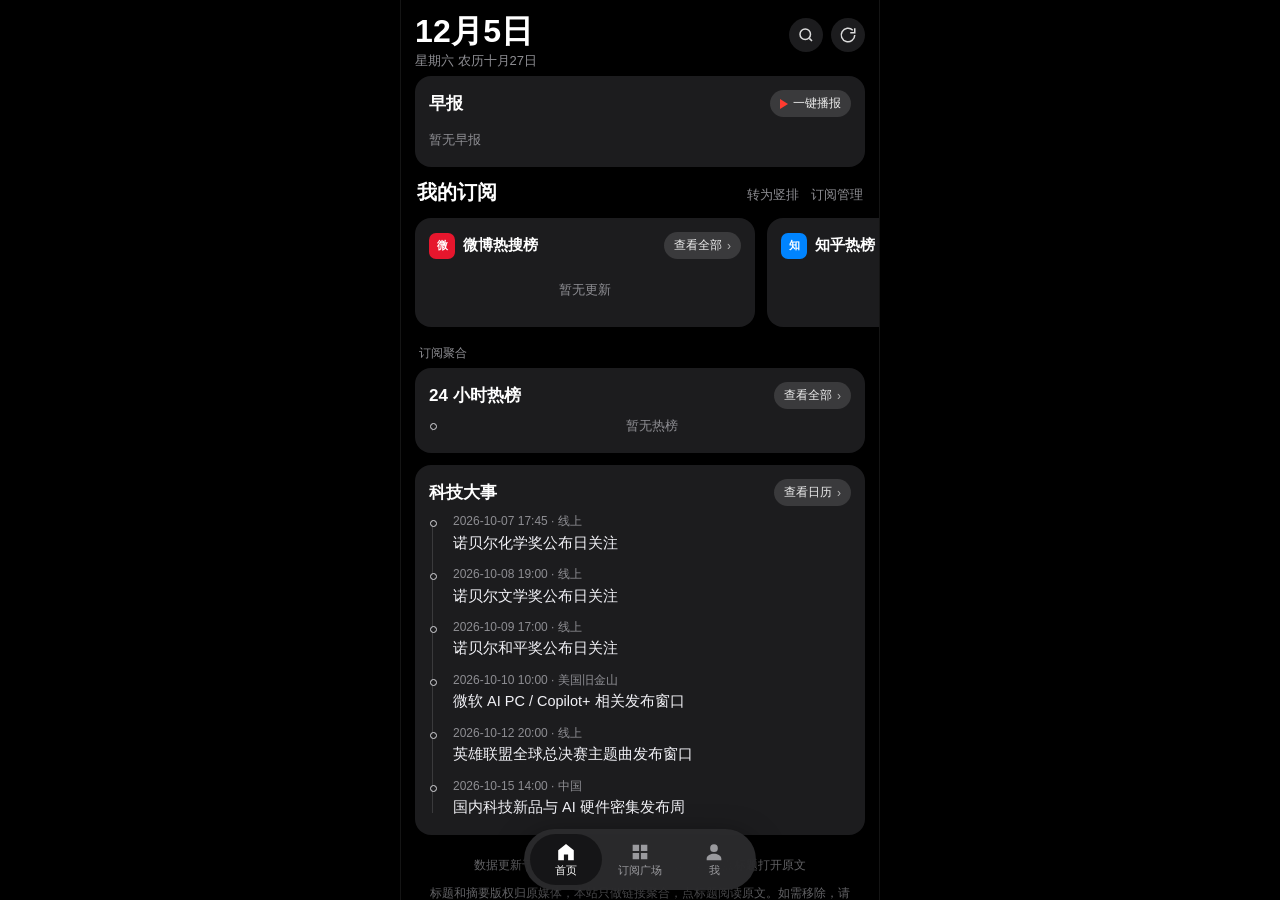
<file: index.html>
<!DOCTYPE html>
<html lang="zh-CN">
<head>
<meta charset="UTF-8" />
<meta name="viewport" content="width=device-width, initial-scale=1, viewport-fit=cover, maximum-scale=1" />
<meta name="theme-color" id="metaTheme" content="#000000" />
<meta name="color-scheme" content="dark light" />
<meta name="apple-mobile-web-app-capable" content="yes" />
<title>PulseBrief · 脉搏简报</title>
<meta name="description" content="公开热榜与 RSS 标题聚合，点标题跳转原文。" />
<style>
:root {
  --safe-b: env(safe-area-inset-bottom, 0px);
  --nav-h: 64px;
  --radius: 16px;
  --red: #ff3b30;
  --font: -apple-system, BlinkMacSystemFont, "SF Pro Text", "PingFang SC",
    "Hiragino Sans GB", "Helvetica Neue", "Microsoft YaHei", sans-serif;
}

/* 深色（默认） */
:root,
html[data-theme="dark"] {
  color-scheme: dark;
  --bg: #000000;
  --card: #1c1c1e;
  --card2: #2c2c2e;
  --text: #ffffff;
  --text2: #f2f2f7;
  --body-text: #e8e8ed;
  --muted: #8e8e93;
  --muted2: #636366;
  --pill: #3a3a3c;
  --pill-text: #eeeeee;
  --line: rgba(255, 255, 255, 0.06);
  --num-bg: #2a2a2c;
  --num-text: #b0b0b5;
  --num-top-bg: rgba(255, 59, 48, 0.2);
  --num-top-text: #ff6961;
  --icon-text: #dddddd;
  --tl-line: #3a3a3c;
  --tl-dot: #d8d8dc;
  --tab-bg: rgba(44, 44, 46, 0.94);
  --tab-text: #9a9a9e;
  --tab-active-bg: rgba(0, 0, 0, 0.48);
  --tab-active-text: #ffffff;
  --tab-shadow: 0 8px 28px rgba(0, 0, 0, 0.5);
  --reader-bg: #000000;
  --reader-top-bg: rgba(0, 0, 0, 0.92);
  --reader-line: #1f1f21;
  --tag-bg: #2c2c2e;
  --tag-text: #aaaaaa;
  --chip-text: #cccccc;
  --sheet-bg: #1c1c1e;
  --grab: #555555;
  --backdrop: rgba(0, 0, 0, 0.55);
  --frame: #141414;
  --seg-bg: #2c2c2e;
  --seg-on: #48484a;
}

/* 浅色 */
html[data-theme="light"] {
  color-scheme: light;
  --bg: #f2f2f7;
  --card: #ffffff;
  --card2: #f2f2f7;
  --text: #111114;
  --text2: #1c1c1e;
  --body-text: #26262a;
  --muted: #6c6c72;
  --muted2: #8a8a90;
  --pill: #ececf0;
  --pill-text: #2c2c30;
  --line: rgba(0, 0, 0, 0.07);
  --num-bg: #ededf1;
  --num-text: #6c6c72;
  --num-top-bg: rgba(255, 59, 48, 0.12);
  --num-top-text: #d70015;
  --icon-text: #3a3a3c;
  --tl-line: #d8d8de;
  --tl-dot: #8e8e93;
  --tab-bg: rgba(255, 255, 255, 0.94);
  --tab-text: #8a8a90;
  --tab-active-bg: rgba(0, 0, 0, 0.07);
  --tab-active-text: #111114;
  --tab-shadow: 0 6px 24px rgba(0, 0, 0, 0.12);
  --reader-bg: #ffffff;
  --reader-top-bg: rgba(255, 255, 255, 0.94);
  --reader-line: #e5e5ea;
  --tag-bg: #f0f0f4;
  --tag-text: #5a5a60;
  --chip-text: #3a3a3c;
  --sheet-bg: #ffffff;
  --grab: #c7c7cc;
  --backdrop: rgba(0, 0, 0, 0.32);
  --frame: #e5e5ea;
  --seg-bg: #e9e9ee;
  --seg-on: #ffffff;
}

html, body { transition: background-color 0.25s ease, color 0.25s ease; }

* { box-sizing: border-box; }
html, body {
  margin: 0;
  padding: 0;
  background: var(--bg);
  color: var(--text);
  font-family: var(--font);
  -webkit-font-smoothing: antialiased;
  height: 100%;
  overflow: hidden;
}
button {
  font: inherit;
  color: inherit;
  background: none;
  border: 0;
  cursor: pointer;
  padding: 0;
  -webkit-tap-highlight-color: transparent;
}
a { color: inherit; }
ol, ul { margin: 0; padding: 0; list-style: none; }
h1, h2, p { margin: 0; }

.app {
  height: 100%;
  max-width: 480px;
  margin: 0 auto;
  position: relative;
  background: var(--bg);
}
.page {
  height: 100%;
  display: flex;
  flex-direction: column;
  overflow: hidden;
}
.page[hidden] { display: none !important; }

.scroll {
  flex: 1;
  overflow-y: auto;
  -webkit-overflow-scrolling: touch;
  padding: 0 14px;
  scrollbar-width: none;
}
.scroll::-webkit-scrollbar { display: none; }
.bottom-spacer { height: calc(var(--nav-h) + var(--safe-b) + 24px); }

/* Header — date left, actions right */
.home-header {
  display: flex;
  flex-direction: row;
  align-items: flex-start;
  justify-content: space-between;
  padding: 14px 14px 6px;
  flex-shrink: 0;
  gap: 12px;
}
.date-block { min-width: 0; flex: 1; }
.date-big {
  font-size: 32px;
  font-weight: 700;
  letter-spacing: 0.2px;
  line-height: 1.1;
}
.date-sub {
  margin-top: 4px;
  color: var(--muted);
  font-size: 13px;
  line-height: 1.3;
}
.header-actions {
  display: flex;
  flex-direction: row;
  gap: 8px;
  padding-top: 4px;
  flex-shrink: 0;
}
.icon-btn {
  width: 34px;
  height: 34px;
  border-radius: 50%;
  background: var(--card);
  display: grid;
  place-items: center;
  color: var(--icon-text);
}
.icon-btn.busy { opacity: 0.45; }

.plaza-header, .me-header {
  display: flex;
  align-items: center;
  padding: 16px 14px 8px;
  flex-shrink: 0;
  gap: 12px;
}
.plaza-header h1, .me-header h1 {
  font-size: 28px;
  font-weight: 700;
}

/* Cards */
.card {
  background: var(--card);
  border-radius: var(--radius);
  padding: 14px 14px 8px;
  margin-bottom: 12px;
}
.card-head {
  display: flex;
  flex-direction: row;
  align-items: center;
  justify-content: space-between;
  margin-bottom: 4px;
  gap: 8px;
}
.card-head h2 {
  font-size: 17px;
  font-weight: 700;
}
.card-head.sticky {
  position: sticky;
  top: 0;
  background: var(--card);
  z-index: 2;
  padding: 4px 0 8px;
}

.pill-play, .pill-more {
  display: inline-flex;
  flex-direction: row;
  align-items: center;
  gap: 5px;
  background: var(--pill);
  color: var(--pill-text);
  border-radius: 999px;
  padding: 5px 10px;
  font-size: 12px;
  white-space: nowrap;
  flex-shrink: 0;
}
.play-dot {
  width: 0;
  height: 0;
  border-style: solid;
  border-width: 5px 0 5px 8px;
  border-color: transparent transparent transparent var(--red);
}
.pill-more span { opacity: 0.7; }

.section-head {
  display: flex;
  flex-direction: row;
  align-items: baseline;
  justify-content: space-between;
  margin: 10px 2px 10px;
  gap: 8px;
}
.section-head h2 {
  font-size: 20px;
  font-weight: 700;
}
.section-links {
  display: flex;
  flex-direction: row;
  gap: 12px;
  flex-shrink: 0;
}
.text-link {
  color: var(--muted);
  font-size: 13px;
  white-space: nowrap;
}
.agg-label {
  color: var(--muted);
  font-size: 12px;
  margin: 8px 4px 6px;
}

/* Numbered list — dense */
.num-list { display: flex; flex-direction: column; }
.num-list li {
  display: flex;
  flex-direction: row;
  gap: 10px;
  align-items: flex-start;
  padding: 10px 0;
  border-bottom: 1px solid var(--line);
  cursor: pointer;
}
.num-list li:last-child { border-bottom: 0; }
.num-list .n {
  flex: 0 0 20px;
  width: 20px;
  height: 20px;
  border-radius: 50%;
  background: var(--num-bg);
  color: var(--num-text);
  font-size: 11px;
  font-weight: 650;
  display: grid;
  place-items: center;
  margin-top: 2px;
}
.num-list .n.top {
  background: var(--num-top-bg);
  color: var(--num-top-text);
}
.num-list .t {
  flex: 1;
  min-width: 0;
  font-size: 15px;
  line-height: 1.42;
  color: var(--text2);
  font-weight: 450;
}
.num-list .sub {
  display: block;
  margin-top: 3px;
  color: var(--muted);
  font-size: 12px;
  line-height: 1.35;
  font-weight: 400;
}

/* Mine / source cards — default 横排 swipe */
.mine-cards.vertical .src-card { margin-bottom: 12px; }
.mine-cards.horizontal {
  display: flex;
  flex-direction: row;
  flex-wrap: nowrap;
  gap: 12px;
  overflow-x: auto;
  overflow-y: hidden;
  scroll-snap-type: x mandatory;
  -webkit-overflow-scrolling: touch;
  overscroll-behavior-x: contain;
  scrollbar-width: none;
  padding: 2px 14px 10px;
  margin: 0 -14px 8px;
}
.mine-cards.horizontal::-webkit-scrollbar { display: none; }
.mine-cards.horizontal .src-card {
  flex: 0 0 82%;
  width: 82%;
  max-width: 340px;
  scroll-snap-align: center;
  margin-bottom: 0;
  max-height: 420px;
  overflow-y: auto;
  -webkit-overflow-scrolling: touch;
}
.src-head {
  display: flex;
  flex-direction: row;
  align-items: center;
  gap: 8px;
  margin-bottom: 2px;
}
.src-icon {
  width: 26px;
  height: 26px;
  border-radius: 7px;
  display: grid;
  place-items: center;
  font-size: 11px;
  font-weight: 700;
  color: #fff;
  flex-shrink: 0;
}
.src-name {
  flex: 1;
  min-width: 0;
  font-size: 15px;
  font-weight: 650;
  white-space: nowrap;
  overflow: hidden;
  text-overflow: ellipsis;
}
.src-card .num-list .n {
  background: transparent;
  color: var(--muted);
  border-radius: 0;
  font-size: 13px;
  width: auto;
  height: auto;
  font-weight: 600;
}

/* Timeline */
.timeline {
  position: relative;
  padding: 4px 0 4px 16px;
}
.timeline::before {
  content: '';
  position: absolute;
  left: 3px;
  top: 10px;
  bottom: 14px;
  width: 1px;
  background: var(--tl-line);
}
.timeline li {
  position: relative;
  padding: 0 0 14px 8px;
  cursor: pointer;
}
.timeline li:last-child { padding-bottom: 6px; }
.timeline li::before {
  content: '';
  position: absolute;
  left: -15px;
  top: 6px;
  width: 7px;
  height: 7px;
  border-radius: 50%;
  border: 1.5px solid var(--tl-dot);
  background: var(--card);
  box-sizing: border-box;
}
.tl-meta {
  color: var(--muted);
  font-size: 12px;
  margin-bottom: 3px;
  line-height: 1.3;
}
.tl-title {
  font-size: 14.5px;
  line-height: 1.4;
  color: var(--text2);
  font-weight: 450;
}

.foot-hint {
  color: var(--muted2);
  font-size: 11.5px;
  text-align: center;
  padding: 10px 10px 0;
  line-height: 1.5;
}

/* Plaza */
.chips {
  display: flex;
  flex-direction: row;
  gap: 16px;
  padding: 2px 14px 10px;
  overflow-x: auto;
  flex-shrink: 0;
  scrollbar-width: none;
}
.chips::-webkit-scrollbar { display: none; }
.chip {
  flex-shrink: 0;
  color: var(--muted);
  font-size: 15px;
  padding-bottom: 7px;
  position: relative;
}
.chip.active {
  color: var(--text);
  font-weight: 650;
}
.chip.active::after {
  content: '';
  position: absolute;
  left: 18%;
  right: 18%;
  bottom: 0;
  height: 2px;
  background: var(--red);
  border-radius: 2px;
}
.plaza-list { padding: 0 14px; }
.plaza-row {
  display: flex;
  flex-direction: row;
  align-items: center;
  gap: 12px;
  padding: 12px 0;
  border-bottom: 1px solid var(--line);
}
.plaza-icon {
  width: 42px;
  height: 42px;
  border-radius: 11px;
  display: grid;
  place-items: center;
  font-weight: 700;
  font-size: 13px;
  color: #fff;
  flex-shrink: 0;
}
.plaza-info { flex: 1; min-width: 0; }
.plaza-info .name {
  font-size: 15.5px;
  font-weight: 650;
  white-space: nowrap;
  overflow: hidden;
  text-overflow: ellipsis;
}
.plaza-info .meta {
  margin-top: 2px;
  color: var(--muted);
  font-size: 12px;
}
.btn-sub {
  flex-shrink: 0;
  min-width: 70px;
  padding: 7px 12px;
  border-radius: 9px;
  background: var(--pill);
  color: var(--pill-text);
  font-size: 13px;
  text-align: center;
}
.btn-sub.on { color: var(--muted); }

/* Me */
.avatar {
  width: 54px;
  height: 54px;
  border-radius: 50%;
  background: linear-gradient(135deg, #ff6b61, #8b5cf6);
  display: grid;
  place-items: center;
  font-size: 22px;
  font-weight: 700;
  color: #fff;
  flex-shrink: 0;
}
.me-sub {
  margin-top: 3px;
  color: var(--muted);
  font-size: 13px;
}
.me-menu {
  margin: 6px 14px;
  background: var(--card);
  border-radius: var(--radius);
  overflow: hidden;
}
.me-row {
  width: 100%;
  display: flex;
  flex-direction: row;
  align-items: center;
  justify-content: space-between;
  padding: 15px 14px;
  border-bottom: 1px solid var(--line);
  font-size: 15.5px;
  text-align: left;
}
.me-menu li:last-child .me-row { border-bottom: 0; }
.me-row b { color: var(--muted); font-weight: 500; }
.chev { color: var(--muted2); font-size: 18px; }

/* Floating tab bar */
.tabbar {
  position: fixed;
  left: 50%;
  bottom: calc(10px + var(--safe-b));
  transform: translateX(-50%);
  display: flex;
  flex-direction: row;
  gap: 2px;
  background: var(--tab-bg);
  backdrop-filter: blur(18px);
  -webkit-backdrop-filter: blur(18px);
  border-radius: 999px;
  padding: 5px 6px;
  z-index: 40;
  box-shadow: var(--tab-shadow);
  max-width: calc(100vw - 28px);
}
.tabbar .tab {
  display: flex;
  flex-direction: column;
  align-items: center;
  gap: 1px;
  min-width: 72px;
  padding: 7px 10px;
  border-radius: 999px;
  color: var(--tab-text);
  font-size: 10.5px;
}
.tabbar .tab.active {
  background: var(--tab-active-bg);
  color: var(--tab-active-text);
}

/* Full-screen in-page reader */
.reader {
  position: fixed;
  inset: 0;
  z-index: 70;
  display: flex;
  flex-direction: column;
  background: var(--reader-bg);
  max-width: 480px;
  margin: 0 auto;
  animation: readerIn 0.22s ease;
}
.reader[hidden] { display: none !important; }
@keyframes readerIn {
  from { transform: translateX(18px); opacity: 0.55; }
  to { transform: translateX(0); opacity: 1; }
}
.reader-top {
  display: flex;
  flex-direction: row;
  align-items: center;
  gap: 8px;
  padding: 10px 12px;
  padding-top: max(10px, env(safe-area-inset-top, 0px));
  border-bottom: 1px solid var(--reader-line);
  flex-shrink: 0;
  background: var(--reader-top-bg);
  backdrop-filter: blur(10px);
}
.reader-back {
  font-size: 15px;
  font-weight: 600;
  color: var(--text);
  padding: 8px 10px;
  border-radius: 10px;
  background: var(--pill);
  flex-shrink: 0;
}
.reader-top-title {
  flex: 1;
  text-align: center;
  font-size: 14px;
  color: var(--muted);
  font-weight: 600;
}
.reader-top-spacer { width: 64px; flex-shrink: 0; }
.reader-scroll {
  flex: 1;
  overflow-y: auto;
  -webkit-overflow-scrolling: touch;
  padding: 14px 18px calc(28px + var(--safe-b));
  scrollbar-width: none;
}
.reader-scroll::-webkit-scrollbar { display: none; }
.sheet-meta {
  display: flex;
  flex-direction: row;
  gap: 8px;
  align-items: center;
  margin-bottom: 10px;
}
.chip-src, .chip-hot {
  font-size: 12px;
  padding: 3px 8px;
  border-radius: 6px;
  background: var(--pill);
  color: var(--chip-text);
}
.chip-hot:empty { display: none; }
#sheetTitle {
  margin: 0 0 10px;
  font-size: 22px;
  line-height: 1.35;
  font-weight: 700;
}
.sheet-tags {
  display: flex;
  flex-wrap: wrap;
  gap: 6px;
  margin-bottom: 14px;
}
.sheet-tags span {
  font-size: 12px;
  color: var(--tag-text);
  background: var(--tag-bg);
  padding: 3px 8px;
  border-radius: 6px;
}
.reader-body {
  color: var(--body-text);
  font-size: 16px;
  line-height: 1.75;
}
.reader-body p {
  margin: 0 0 14px;
}
.reader-body .bullet-block {
  margin: 0 0 14px;
  padding-left: 0;
}
.reader-body .bullet-block li {
  position: relative;
  padding-left: 14px;
  margin-bottom: 8px;
  list-style: none;
}
.reader-body .bullet-block li::before {
  content: '';
  position: absolute;
  left: 0;
  top: 10px;
  width: 5px;
  height: 5px;
  border-radius: 50%;
  background: var(--red);
}
.reader-ext {
  margin: 22px 0 0;
  padding-top: 14px;
  border-top: 1px solid var(--reader-line);
  text-align: center;
}
.reader-ext-link {
  font-size: 12px;
  color: var(--muted2);
  text-decoration: underline;
  text-underline-offset: 3px;
}
.reader-ext[hidden] { display: none !important; }

/* Source list sheet (kept as half panel) */
.sheet {
  position: fixed;
  inset: 0;
  z-index: 60;
  display: flex;
  align-items: flex-end;
  justify-content: center;
}
.sheet[hidden] { display: none !important; }
.sheet-backdrop {
  position: absolute;
  inset: 0;
  background: var(--backdrop);
}
.sheet-panel {
  position: relative;
  width: 100%;
  max-width: 480px;
  max-height: 82vh;
  overflow-y: auto;
  background: var(--sheet-bg);
  border-radius: 20px 20px 0 0;
  padding: 8px 18px calc(22px + var(--safe-b));
  animation: slideUp 0.25s ease;
}
.sheet-panel.tall { max-height: 88vh; }
@keyframes slideUp {
  from { transform: translateY(36px); opacity: 0.65; }
  to { transform: translateY(0); opacity: 1; }
}
.sheet-grab {
  width: 34px;
  height: 4px;
  border-radius: 4px;
  background: var(--grab);
  margin: 4px auto 12px;
}

.empty {
  color: var(--muted);
  text-align: center;
  padding: 20px 10px;
  font-size: 13px;
  list-style: none;
}

@media (min-width: 520px) {
  .app {
    border-left: 1px solid var(--frame);
    border-right: 1px solid var(--frame);
  }
}


/* 浅色下卡片加一点阴影，层次更清楚 */
html[data-theme="light"] .card,
html[data-theme="light"] .me-menu {
  box-shadow: 0 1px 2px rgba(0, 0, 0, 0.04), 0 4px 14px rgba(0, 0, 0, 0.04);
}
html[data-theme="light"] .icon-btn { box-shadow: 0 1px 3px rgba(0, 0, 0, 0.08); }

/* 外观切换 */
.me-theme {
  display: flex;
  align-items: center;
  justify-content: space-between;
  padding: 12px 14px;
  border-bottom: 1px solid var(--line);
  font-size: 15.5px;
}
.seg {
  display: inline-flex;
  background: var(--seg-bg);
  border-radius: 9px;
  padding: 2px;
  gap: 2px;
}
.seg button {
  font-size: 13px;
  padding: 5px 12px;
  border-radius: 7px;
  color: var(--muted);
}
.seg button.on {
  background: var(--seg-on);
  color: var(--text);
  font-weight: 600;
  box-shadow: 0 1px 3px rgba(0, 0, 0, 0.12);
}
.me-theme-tip {
  color: var(--muted2);
  font-size: 12px;
  padding: 0 28px;
  margin-top: 4px;
}

</style>
<script>
/* 主题：页面绘制前先定深浅色，避免闪一下 */
(function () {
  var mode = "auto";
  try { mode = localStorage.getItem("pulse_theme") || "auto"; } catch (e) {}
  var t = mode;
  if (mode !== "light" && mode !== "dark") {
    var h = Number(new Intl.DateTimeFormat("en-GB", { timeZone: "Asia/Shanghai", hour: "2-digit", hourCycle: "h23" }).format(new Date()));
    t = h >= 7 && h < 19 ? "light" : "dark";
  }
  document.documentElement.setAttribute("data-theme", t);
  var m = document.getElementById("metaTheme");
  if (m) m.setAttribute("content", t === "light" ? "#f2f2f7" : "#000000");
})();
</script>

</head>
<body>
<div class="app" id="app">
    <section class="page active" id="page-home" data-page="home">
      <header class="home-header">
        <div class="date-block">
          <h1 class="date-big" id="dateBig">—</h1>
          <p class="date-sub" id="dateSub">—</p>
        </div>
        <div class="header-actions">
          <button type="button" class="icon-btn" id="btnSearch" aria-label="搜索" title="搜索">
            <svg viewBox="0 0 24 24" width="18" height="18" fill="none" stroke="currentColor" stroke-width="2"><circle cx="11" cy="11" r="7"/><path d="M20 20l-3.5-3.5"/></svg>
          </button>
          <button type="button" class="icon-btn" id="btnRefresh" aria-label="刷新" title="刷新">
            <svg viewBox="0 0 24 24" width="18" height="18" fill="none" stroke="currentColor" stroke-width="2"><path d="M21 12a9 9 0 1 1-2.6-6.4"/><path d="M21 3v6h-6"/></svg>
          </button>
        </div>
      </header>

      <div class="scroll" id="homeScroll">
        <article class="card morning-card">
          <div class="card-head">
            <h2>早报</h2>
            <button type="button" class="pill-play" id="btnBroadcast">
              <span class="play-dot" aria-hidden="true"></span>一键播报
            </button>
          </div>
          <ol class="num-list" id="morningList"></ol>
        </article>

        <div class="section-head">
          <h2>我的订阅</h2>
          <div class="section-links">
            <button type="button" class="text-link" id="btnLayout">转为竖排</button>
            <button type="button" class="text-link" id="btnManage">订阅管理</button>
          </div>
        </div>
        <div id="mineCards" class="mine-cards horizontal"></div>

        <div class="agg-label">订阅聚合</div>
        <article class="card timeline-card">
          <div class="card-head">
            <h2>24 小时热榜</h2>
            <button type="button" class="pill-more" id="btnTimelineAll">查看全部 <span>›</span></button>
          </div>
          <ul class="timeline" id="hotTimeline"></ul>
        </article>

        <article class="card timeline-card tech-card">
          <div class="card-head">
            <h2>科技大事</h2>
            <button type="button" class="pill-more" id="btnTechCal">查看日历 <span>›</span></button>
          </div>
          <ul class="timeline tech-timeline" id="techTimeline"></ul>
        </article>

        <p class="foot-hint" id="updatedHint">加载中…</p>
        <p class="foot-hint copyright-note">标题和摘要版权归原媒体，本站只做链接聚合，点标题阅读原文。如需移除，请在 GitHub 提 issue。</p>
        <div class="bottom-spacer"></div>
      </div>
    </section>

    <section class="page" id="page-plaza" data-page="plaza" hidden>
      <header class="plaza-header">
        <h1>订阅广场</h1>
      </header>
      <div class="chips" id="catChips" role="tablist"></div>
      <div class="scroll plaza-scroll">
        <ul class="plaza-list" id="plazaList"></ul>
        <div class="bottom-spacer"></div>
      </div>
    </section>

    <section class="page" id="page-me" data-page="me" hidden>
      <header class="me-header">
        <div class="avatar">脉</div>
        <div>
          <h1>PulseBrief</h1>
          <p class="me-sub" id="meSub">本地简报 · 无需登录</p>
        </div>
      </header>
      <ul class="me-menu">
        <li class="me-theme">
          <span>外观</span>
          <span class="seg" id="themeSeg" role="radiogroup" aria-label="外观">
            <button type="button" data-theme-mode="auto">自动</button>
            <button type="button" data-theme-mode="light">浅色</button>
            <button type="button" data-theme-mode="dark">深色</button>
          </span>
        </li>
        <li><button type="button" class="me-row" data-me="subs"><span>我的订阅</span><b id="meSubCount">0</b></button></li>
        <li><button type="button" class="me-row" data-me="history"><span>阅读历史</span><span class="chev">›</span></button></li>
        <li><button type="button" class="me-row" data-me="fav"><span>收藏</span><span class="chev">›</span></button></li>
        <li><button type="button" class="me-row" data-me="settings"><span>设置</span><span class="chev">›</span></button></li>
        <li><button type="button" class="me-row" data-me="about"><span>关于</span><span class="chev">›</span></button></li>
      </ul>
      <p class="me-theme-tip" id="themeTip">自动：北京时间 7:00–19:00 浅色，其余时间深色</p>
      <p class="foot-hint">只显示标题和简短摘要，点标题跳转原文。标题和摘要版权归原媒体，本站只做链接聚合，如需移除请在 GitHub 提 issue。</p>
    </section>
  </div>

  <nav class="tabbar" id="tabbar">
    <button type="button" class="tab active" data-nav="home">
      <svg viewBox="0 0 24 24" width="22" height="22" fill="currentColor"><path d="M12 3.2 3.5 10.2V21h6.2v-6.2h4.6V21h6.2V10.2L12 3.2z"/></svg>
      <span>首页</span>
    </button>
    <button type="button" class="tab" data-nav="plaza">
      <svg viewBox="0 0 24 24" width="22" height="22" fill="currentColor"><path d="M4 4h7v7H4V4zm9 0h7v7h-7V4zM4 13h7v7H4v-7zm9 0h7v7h-7v-7z"/></svg>
      <span>订阅广场</span>
    </button>
    <button type="button" class="tab" data-nav="me">
      <svg viewBox="0 0 24 24" width="22" height="22" fill="currentColor"><path d="M12 12a4.2 4.2 0 1 0 0-8.4 4.2 4.2 0 0 0 0 8.4zm0 1.8c-3.6 0-8 1.8-8 5.4V21h16v-1.8c0-3.6-4.4-5.4-8-5.4z"/></svg>
      <span>我</span>
    </button>
  </nav>

  <div class="reader" id="sheet" hidden>
    <header class="reader-top">
      <button type="button" class="reader-back" id="sheetDismiss" aria-label="返回">← 返回</button>
      <span class="reader-top-title">详情</span>
      <span class="reader-top-spacer"></span>
    </header>
    <div class="reader-scroll" id="readerScroll">
      <div class="sheet-meta">
        <span class="chip-src" id="sheetSource"></span>
        <span class="chip-hot" id="sheetHot"></span>
      </div>
      <h2 id="sheetTitle"></h2>
      <div class="sheet-tags" id="sheetTags"></div>
      <article class="reader-body" id="readerBody"></article>
      <p class="reader-ext" id="sheetLinkWrap" hidden>
        <a class="reader-ext-link" id="sheetLink" href="#" target="_blank" rel="noopener noreferrer">阅读原文</a>
      </p>
    </div>
  </div>

  <div class="sheet" id="sourceSheet" hidden>
    <div class="sheet-backdrop" id="sourceBackdrop"></div>
    <div class="sheet-panel tall" role="dialog" aria-modal="true">
      <div class="sheet-grab"></div>
      <div class="card-head sticky">
        <h2 id="sourceSheetTitle">全部</h2>
        <button type="button" class="pill-more" id="sourceSheetClose">关闭</button>
      </div>
      <ol class="num-list" id="sourceSheetList"></ol>
    </div>
  </div>
<script>
window.INLINE_DATA = {"updatedAt":"2026-11-28T11:57:05.069Z","updatedAtLabel":"2026/11/28 19:57:18","morning":[{"title":"警方提级办理52人摘橘仅留10元","summary":"当前热度 107万。","url":"https://s.weibo.com/weibo?q=%E8%AD%A6%E6%96%B9%E6%8F%90%E7%BA%A7%E5%8A%9E%E7%90%8652%E4%BA%BA%E6%91%98%E6%A9%98%E4%BB%85%E7%95%9910%E5%85%83","hot":"107万","fetchedAt":"2026-11-28T11:57:05.069Z","minsAgo":1,"tags":["综合","微博热搜榜"],"sourceId":"weibo_hot","sourceName":"微博热搜榜"},{"title":"178万买房次日得知拆迁买方发声","summary":"当前热度 79万。","url":"https://s.weibo.com/weibo?q=178%E4%B8%87%E4%B9%B0%E6%88%BF%E6%AC%A1%E6%97%A5%E5%BE%97%E7%9F%A5%E6%8B%86%E8%BF%81%E4%B9%B0%E6%96%B9%E5%8F%91%E5%A3%B0","hot":"79万","fetchedAt":"2026-11-28T11:57:05.069Z","minsAgo":4,"tags":["综合","微博热搜榜"],"sourceId":"weibo_hot","sourceName":"微博热搜榜"},{"title":"物流网络持续织密夯实高质量发展根基","summary":"当前热度 62万。","url":"https://s.weibo.com/weibo?q=%E7%89%A9%E6%B5%81%E7%BD%91%E7%BB%9C%E6%8C%81%E7%BB%AD%E7%BB%87%E5%AF%86%E5%A4%AF%E5%AE%9E%E9%AB%98%E8%B4%A8%E9%87%8F%E5%8F%91%E5%B1%95%E6%A0%B9%E5%9F%BA","hot":"62万","fetchedAt":"2026-11-28T11:57:05.069Z","minsAgo":7,"tags":["综合","微博热搜榜"],"sourceId":"weibo_hot","sourceName":"微博热搜榜"},{"title":"如何看待女子称因年龄超 40 岁被酒店拒绝入住？预订平台没有醒目提示，这种规定合法吗？","summary":"当前热度 1797 万。","url":"https://www.zhihu.com/question/2109585824480236082","hot":"1797 万","fetchedAt":"2026-11-28T02:46:12.127Z","minsAgo":1,"tags":["综合","知乎"],"sourceId":"zhihu_hot","sourceName":"知乎热榜"},{"title":"如何看待济南医保官方视频号工作人员误以为直播结束，骂咨询者脑子有病，医保局回应称已批评教育并要求道歉？","summary":"当前热度 576 万。","url":"https://www.zhihu.com/question/2109655670127605450","hot":"576 万","fetchedAt":"2026-11-28T02:46:12.127Z","minsAgo":4,"tags":["综合","知乎"],"sourceId":"zhihu_hot","sourceName":"知乎热榜"},{"title":"安徽、上海等地借助 AI 抓贪官，具体是怎么抓的？有哪些优点和局限性？该如何应对不断变化的作案手法？","summary":"当前热度 378 万。","url":"https://www.zhihu.com/question/2109199188017635797","hot":"378 万","fetchedAt":"2026-11-28T11:57:05.069Z","minsAgo":7,"tags":["综合","知乎"],"sourceId":"zhihu_hot","sourceName":"知乎热榜"},{"title":"52人摘橘仅留10元警方提级办理","summary":"当前热度 744.6万。","url":"https://so.toutiao.com/search?keyword=%2352%E4%BA%BA%E6%91%98%E6%A9%98%E4%BB%85%E7%95%9910%E5%85%83%E8%AD%A6%E6%96%B9%E6%8F%90%E7%BA%A7%E5%8A%9E%E7%90%86%23","hot":"744.6万","fetchedAt":"2026-11-28T11:57:05.069Z","minsAgo":1,"tags":["综合","今日头条"],"sourceId":"toutiao_hot","sourceName":"今日头条热榜"},{"title":"巴航天员为何只在中国空间站待几天","summary":"当前热度 609.6万。","url":"https://so.toutiao.com/search?keyword=%23%E5%B7%B4%E8%88%AA%E5%A4%A9%E5%91%98%E4%B8%BA%E4%BD%95%E5%8F%AA%E5%9C%A8%E4%B8%AD%E5%9B%BD%E7%A9%BA%E9%97%B4%E7%AB%99%E5%BE%85%E5%87%A0%E5%A4%A9%23","hot":"609.6万","fetchedAt":"2026-11-28T11:57:05.069Z","minsAgo":4,"tags":["综合","今日头条"],"sourceId":"toutiao_hot","sourceName":"今日头条热榜"},{"title":"我国河湖面貌发生历史性改善","summary":"当前热度 673.7万。","url":"https://so.toutiao.com/search?keyword=%23%E6%88%91%E5%9B%BD%E6%B2%B3%E6%B9%96%E9%9D%A2%E8%B2%8C%E5%8F%91%E7%94%9F%E5%8E%86%E5%8F%B2%E6%80%A7%E6%94%B9%E5%96%84%23","hot":"673.7万","fetchedAt":"2026-11-28T11:57:05.069Z","minsAgo":7,"tags":["综合","今日头条"],"sourceId":"toutiao_hot","sourceName":"今日头条热榜"},{"title":"魏建军回应“长城汽车销量从第一掉到第九”：内卷、资本裹挟、财务造假是主因","summary":"当前热度 294评。","url":"https://m.ithome.com/html/1033813.htm","hot":"294评","fetchedAt":"2026-11-28T11:57:05.069Z","minsAgo":1,"tags":["科技","IT之家"],"sourceId":"ithome_daily","sourceName":"IT之家日榜"}],"timeline":[{"title":"警方提级办理52人摘橘仅留10元","summary":"当前热度 107万。","url":"https://s.weibo.com/weibo?q=%E8%AD%A6%E6%96%B9%E6%8F%90%E7%BA%A7%E5%8A%9E%E7%90%8652%E4%BA%BA%E6%91%98%E6%A9%98%E4%BB%85%E7%95%9910%E5%85%83","hot":"107万","fetchedAt":"2026-11-28T11:57:05.069Z","minsAgo":1,"tags":["综合","微博热搜榜"],"sourceId":"weibo_hot","sourceName":"微博热搜榜"},{"title":"如何看待女子称因年龄超 40 岁被酒店拒绝入住？预订平台没有醒目提示，这种规定合法吗？","summary":"当前热度 1797 万。","url":"https://www.zhihu.com/question/2109585824480236082","hot":"1797 万","fetchedAt":"2026-11-28T02:46:12.127Z","minsAgo":1,"tags":["综合","知乎"],"sourceId":"zhihu_hot","sourceName":"知乎热榜"},{"title":"今天起，电视不得播放开机广告。","summary":"当前热度 人民日报。","url":"https://www.douyin.com/video/7712680808112246050","hot":"人民日报","fetchedAt":"2026-11-28T02:46:12.127Z","minsAgo":1,"tags":["娱乐","抖音"],"sourceId":"douyin_hot","sourceName":"抖音热榜"},{"title":"52人摘橘仅留10元警方提级办理","summary":"当前热度 744.6万。","url":"https://so.toutiao.com/search?keyword=%2352%E4%BA%BA%E6%91%98%E6%A9%98%E4%BB%85%E7%95%9910%E5%85%83%E8%AD%A6%E6%96%B9%E6%8F%90%E7%BA%A7%E5%8A%9E%E7%90%86%23","hot":"744.6万","fetchedAt":"2026-11-28T11:57:05.069Z","minsAgo":1,"tags":["综合","今日头条"],"sourceId":"toutiao_hot","sourceName":"今日头条热榜"},{"title":"央行发布人民币存贷款利率管理新规：取消贷款罚息利率的上下限","summary":"","url":"https://www.thepaper.cn/newsDetail_forward_34576324","fetchedAt":"2026-11-28T02:46:12.127Z","minsAgo":1,"tags":["综合","澎湃新闻"],"sourceId":"thepaper_hot","sourceName":"澎湃新闻热榜"},{"title":"魏建军回应“长城汽车销量从第一掉到第九”：内卷、资本裹挟、财务造假是主因","summary":"当前热度 294评。","url":"https://m.ithome.com/html/1033813.htm","hot":"294评","fetchedAt":"2026-11-28T11:57:05.069Z","minsAgo":1,"tags":["科技","IT之家"],"sourceId":"ithome_daily","sourceName":"IT之家日榜"},{"title":"《下一个是谁》第七季（6）","summary":"当前热度 220.9万。","url":"https://www.bilibili.com/video/av117687187479259/","hot":"220.9万","fetchedAt":"2026-11-27T20:01:15.747Z","minsAgo":1,"tags":["娱乐","Bilibili"],"sourceId":"bilibili_hot","sourceName":"Bilibili热门"},{"title":"苹果最终确认！向每位用户最高赔 637 元","summary":"当前热度 10.0万。","url":"https://mp.weixin.qq.com/s?__biz=MzIxNjQzNTM5Mw==&mid=2247507218&idx=1&sn=b5ddaa09e4995ef5b014061de1bb5613#rd","hot":"10.0万","fetchedAt":"2026-11-27T20:01:15.747Z","minsAgo":1,"tags":["科技","微信科技"],"sourceId":"weixin_tech","sourceName":"微信科技热门"},{"title":"A股增持潮再起，885家公司重要股东豪掷764亿真金白银加仓","summary":"","url":"https://www.36kr.com/p/4087775054599817","fetchedAt":"2026-11-27T20:01:15.747Z","minsAgo":1,"tags":["科技","36氪"],"sourceId":"kr36","sourceName":"36氪热门"},{"title":"我最近听到最有水平的两句话","summary":"当前热度 83.6万。","url":"https://www.huxiu.com/article/4907013.html","hot":"83.6万","fetchedAt":"2026-11-28T11:57:05.069Z","minsAgo":1,"tags":["科技","虎嗅"],"sourceId":"huxiu","sourceName":"虎嗅精选"},{"title":"社区速递 167｜迪卡侬折叠车、静电白板贴与跨系统设备协同","summary":"当前热度 Matrix机器人。","url":"https://sspai.com/post/119492","hot":"Matrix机器人","fetchedAt":"2026-11-27T20:01:15.747Z","minsAgo":1,"tags":["科技","少数派"],"sourceId":"sspai","sourceName":"少数派"},{"title":"沃什：美联储正为三种AI影响制定预案，若泡沫破裂，或引发股市走弱并拖累经济与就业","summary":"当前热度 16.2万。","url":"https://wallstreetcn.com/articles/3786043","hot":"16.2万","fetchedAt":"2026-11-27T20:01:15.747Z","minsAgo":1,"tags":["财经","华尔街见闻"],"sourceId":"wallstreet","sourceName":"华尔街见闻"},{"title":"曝海康威视取消大小周遭员工抵制，公司称不属实，为何员工反应如此强烈？公司这一调整合理合法吗？","summary":"当前热度 云淡。","url":"https://new.qq.com/rain/a/20261127Q0E72B00","hot":"云淡","fetchedAt":"2026-11-27T20:01:15.747Z","minsAgo":1,"tags":["综合","腾讯新闻"],"sourceId":"tencent_hot","sourceName":"腾讯新闻热门"},{"title":"可能的爱","summary":"当前热度 8。","url":"https://movie.douban.com/subject/36847425/","hot":"8","fetchedAt":"2026-11-28T11:57:05.069Z","minsAgo":1,"tags":["娱乐","豆瓣电影"],"sourceId":"douban_movie","sourceName":"豆瓣电影周榜"},{"title":"展现公道正义 彰显大国担当","summary":"当前热度 790.4万。","url":"https://www.baidu.com/s?wd=%E5%B1%95%E7%8E%B0%E5%85%AC%E9%81%93%E6%AD%A3%E4%B9%89+%E5%BD%B0%E6%98%BE%E5%A4%A7%E5%9B%BD%E6%8B%85%E5%BD%93","hot":"790.4万","fetchedAt":"2026-11-27T20:01:15.747Z","minsAgo":1,"tags":["综合","百度热搜"],"sourceId":"baidu_hot","sourceName":"百度热搜"},{"title":"陈吉宁涉嫌严重违纪违法正接受中央纪委国家监委审查调查","summary":"","url":"https://www.yicai.com/news/103452561.html","fetchedAt":"2026-11-27T20:01:15.747Z","minsAgo":1,"tags":["财经","第一财经"],"sourceId":"yicai","sourceName":"第一财经"},{"title":"千问认领二创拟人形象","summary":"当前热度 224.4W实时讨论。","url":"http://tieba.baidu.com/hottopic/browse/hottopic?topic_id=28370536&topic_name=%E5%8D%83%E9%97%AE%E8%AE%A4%E9%A2%86%E4%BA%8C%E5%88%9B%E6%8B%9F%E4%BA%BA%E5%BD%A2%E8%B1%A1","hot":"224.4W实时讨论","fetchedAt":"2026-11-28T11:57:05.069Z","minsAgo":1,"tags":["娱乐","贴吧热议"],"sourceId":"tieba_hot","sourceName":"贴吧热议"},{"title":"产品经理的日常 11月28日","summary":"","url":"https://m.okjike.com/originalPosts/6b0a7002320fd7e1b5bed894","fetchedAt":"2026-11-28T11:57:05.069Z","minsAgo":1,"tags":["科技","即刻"],"sourceId":"jike","sourceName":"即刻精选"},{"title":"178万买房次日得知拆迁买方发声","summary":"当前热度 79万。","url":"https://s.weibo.com/weibo?q=178%E4%B8%87%E4%B9%B0%E6%88%BF%E6%AC%A1%E6%97%A5%E5%BE%97%E7%9F%A5%E6%8B%86%E8%BF%81%E4%B9%B0%E6%96%B9%E5%8F%91%E5%A3%B0","hot":"79万","fetchedAt":"2026-11-28T11:57:05.069Z","minsAgo":4,"tags":["综合","微博热搜榜"],"sourceId":"weibo_hot","sourceName":"微博热搜榜"},{"title":"如何看待济南医保官方视频号工作人员误以为直播结束，骂咨询者脑子有病，医保局回应称已批评教育并要求道歉？","summary":"当前热度 576 万。","url":"https://www.zhihu.com/question/2109655670127605450","hot":"576 万","fetchedAt":"2026-11-28T02:46:12.127Z","minsAgo":4,"tags":["综合","知乎"],"sourceId":"zhihu_hot","sourceName":"知乎热榜"},{"title":"饭店的寒假工，员工餐报数！","summary":"当前热度 周小闹。","url":"https://www.douyin.com/video/7712465009598911178","hot":"周小闹","fetchedAt":"2026-11-28T02:46:12.127Z","minsAgo":4,"tags":["娱乐","抖音"],"sourceId":"douyin_hot","sourceName":"抖音热榜"},{"title":"巴航天员为何只在中国空间站待几天","summary":"当前热度 609.6万。","url":"https://so.toutiao.com/search?keyword=%23%E5%B7%B4%E8%88%AA%E5%A4%A9%E5%91%98%E4%B8%BA%E4%BD%95%E5%8F%AA%E5%9C%A8%E4%B8%AD%E5%9B%BD%E7%A9%BA%E9%97%B4%E7%AB%99%E5%BE%85%E5%87%A0%E5%A4%A9%23","hot":"609.6万","fetchedAt":"2026-11-28T11:57:05.069Z","minsAgo":4,"tags":["综合","今日头条"],"sourceId":"toutiao_hot","sourceName":"今日头条热榜"},{"title":"合力稳市！“国家队”护盘过程中各类机构均为净买入，股票型ETF十月以来净申购近8000亿","summary":"","url":"https://www.thepaper.cn/newsDetail_forward_34576889","fetchedAt":"2026-11-28T02:46:12.127Z","minsAgo":4,"tags":["综合","澎湃新闻"],"sourceId":"thepaper_hot","sourceName":"澎湃新闻热榜"},{"title":"民间移植给力：苹果 M 芯片 Mac 已跑通《GTA 6》游戏，1080P 场景最高解锁 6FPS","summary":"当前热度 77评。","url":"https://m.ithome.com/html/1033778.htm","hot":"77评","fetchedAt":"2026-11-28T11:57:05.069Z","minsAgo":4,"tags":["科技","IT之家"],"sourceId":"ithome_daily","sourceName":"IT之家日榜"},{"title":"吴 众","summary":"当前热度 321.0万。","url":"https://www.bilibili.com/video/av117676852646165/","hot":"321.0万","fetchedAt":"2026-11-28T11:57:05.069Z","minsAgo":4,"tags":["娱乐","Bilibili"],"sourceId":"bilibili_hot","sourceName":"Bilibili热门"},{"title":"恭喜当年办了ETC的车主","summary":"当前热度 10.0万。","url":"https://mp.weixin.qq.com/s?__biz=MzYyMTgyMTQ0MA==&mid=2247485786&idx=1&sn=ba79dc5d680ac9de53538141a2773856#rd","hot":"10.0万","fetchedAt":"2026-11-27T20:01:15.747Z","minsAgo":4,"tags":["科技","微信科技"],"sourceId":"weixin_tech","sourceName":"微信科技热门"},{"title":"被骂上热搜的赵本山，到底错哪了","summary":"","url":"https://www.36kr.com/p/4087546769078663","fetchedAt":"2026-11-28T11:57:05.069Z","minsAgo":4,"tags":["科技","36氪"],"sourceId":"kr36","sourceName":"36氪热门"},{"title":"黄仁勋杀回来了，英伟达却回不去了","summary":"当前热度 65.9万。","url":"https://www.huxiu.com/article/4907867.html","hot":"65.9万","fetchedAt":"2026-11-27T20:01:15.747Z","minsAgo":4,"tags":["科技","虎嗅"],"sourceId":"huxiu","sourceName":"虎嗅精选"},{"title":"[限时特惠] 从构思到完稿，让长文写作更有条理：妙笔","summary":"当前热度 Vanilla。","url":"https://sspai.com/post/119035","hot":"Vanilla","fetchedAt":"2026-11-27T20:01:15.747Z","minsAgo":4,"tags":["科技","少数派"],"sourceId":"sspai","sourceName":"少数派"},{"title":"华尔街见闻早餐FM-Radio | 2026年11月17日","summary":"当前热度 10.1万。","url":"https://wallstreetcn.com/articles/3786055","hot":"10.1万","fetchedAt":"2026-11-27T20:01:15.747Z","minsAgo":4,"tags":["财经","华尔街见闻"],"sourceId":"wallstreet","sourceName":"华尔街见闻"},{"title":"U17国足淘汰赛将战塞尔维亚，对手哪些球员最具威胁？国足想进16强，最该做好什么？","summary":"当前热度 英仙说。","url":"https://new.qq.com/rain/a/20261128Q075EH00","hot":"英仙说","fetchedAt":"2026-11-28T11:57:05.069Z","minsAgo":4,"tags":["综合","腾讯新闻"],"sourceId":"tencent_hot","sourceName":"腾讯新闻热门"},{"title":"黑球","summary":"当前热度 8。","url":"https://movie.douban.com/subject/37215318/","hot":"8","fetchedAt":"2026-11-28T11:57:05.069Z","minsAgo":4,"tags":["娱乐","豆瓣电影"],"sourceId":"douban_movie","sourceName":"豆瓣电影周榜"},{"title":"今晚国内油价下调","summary":"当前热度 780.9万。","url":"https://www.baidu.com/s?wd=%E4%BB%8A%E6%99%9A%E5%9B%BD%E5%86%85%E6%B2%B9%E4%BB%B7%E4%B8%8B%E8%B0%83","hot":"780.9万","fetchedAt":"2026-11-27T20:01:15.747Z","minsAgo":4,"tags":["综合","百度热搜"],"sourceId":"baidu_hot","sourceName":"百度热搜"},{"title":"三种流感毒株叠加来袭，流感概念股掀起涨停潮","summary":"","url":"https://www.yicai.com/news/103453441.html","fetchedAt":"2026-11-28T11:57:05.069Z","minsAgo":4,"tags":["财经","第一财经"],"sourceId":"yicai","sourceName":"第一财经"},{"title":"左手亲口给杰克平反","summary":"当前热度 188.6W实时讨论。","url":"http://tieba.baidu.com/hottopic/browse/hottopic?topic_id=28370483&topic_name=%E5%B7%A6%E6%89%8B%E4%BA%B2%E5%8F%A3%E7%BB%99%E6%9D%B0%E5%85%8B%E5%B9%B3%E5%8F%8D","hot":"188.6W实时讨论","fetchedAt":"2026-11-28T02:46:12.127Z","minsAgo":4,"tags":["娱乐","贴吧热议"],"sourceId":"tieba_hot","sourceName":"贴吧热议"},{"title":"产品经理的日常 11月28日","summary":"","url":"https://m.okjike.com/originalPosts/6b0a361d38389f59932f8086","fetchedAt":"2026-11-28T11:57:05.069Z","minsAgo":4,"tags":["科技","即刻"],"sourceId":"jike","sourceName":"即刻精选"},{"title":"物流网络持续织密夯实高质量发展根基","summary":"当前热度 62万。","url":"https://s.weibo.com/weibo?q=%E7%89%A9%E6%B5%81%E7%BD%91%E7%BB%9C%E6%8C%81%E7%BB%AD%E7%BB%87%E5%AF%86%E5%A4%AF%E5%AE%9E%E9%AB%98%E8%B4%A8%E9%87%8F%E5%8F%91%E5%B1%95%E6%A0%B9%E5%9F%BA","hot":"62万","fetchedAt":"2026-11-28T11:57:05.069Z","minsAgo":7,"tags":["综合","微博热搜榜"],"sourceId":"weibo_hot","sourceName":"微博热搜榜"},{"title":"安徽、上海等地借助 AI 抓贪官，具体是怎么抓的？有哪些优点和局限性？该如何应对不断变化的作案手法？","summary":"当前热度 378 万。","url":"https://www.zhihu.com/question/2109199188017635797","hot":"378 万","fetchedAt":"2026-11-28T11:57:05.069Z","minsAgo":7,"tags":["综合","知乎"],"sourceId":"zhihu_hot","sourceName":"知乎热榜"},{"title":"@老邓（SuperDeng） @杨颖angelababy 猜你爱看的借粉老邓已更新!#邓超 #你是我的超级英雄 #万物可爱计划 #和邓超Angelababy一起守护萌宠","summary":"当前热度 邓超工作室。","url":"https://www.douyin.com/video/7712337120874119281","hot":"邓超工作室","fetchedAt":"2026-11-28T02:46:12.127Z","minsAgo":7,"tags":["娱乐","抖音"],"sourceId":"douyin_hot","sourceName":"抖音热榜"},{"title":"我国河湖面貌发生历史性改善","summary":"当前热度 673.7万。","url":"https://so.toutiao.com/search?keyword=%23%E6%88%91%E5%9B%BD%E6%B2%B3%E6%B9%96%E9%9D%A2%E8%B2%8C%E5%8F%91%E7%94%9F%E5%8E%86%E5%8F%B2%E6%80%A7%E6%94%B9%E5%96%84%23","hot":"673.7万","fetchedAt":"2026-11-28T11:57:05.069Z","minsAgo":7,"tags":["综合","今日头条"],"sourceId":"toutiao_hot","sourceName":"今日头条热榜"}],"techEvents":[{"time":"2026-10-07 17:45","place":"线上","title":"诺贝尔化学奖公布日关注"},{"time":"2026-10-08 19:00","place":"线上","title":"诺贝尔文学奖公布日关注"},{"time":"2026-10-09 17:00","place":"线上","title":"诺贝尔和平奖公布日关注"},{"time":"2026-10-10 10:00","place":"美国旧金山","title":"微软 AI PC / Copilot+ 相关发布窗口"},{"time":"2026-10-12 20:00","place":"线上","title":"英雄联盟全球总决赛主题曲发布窗口"},{"time":"2026-10-15 14:00","place":"中国","title":"国内科技新品与 AI 硬件密集发布周"}],"sources":[{"id":"weibo_hot","name":"微博热搜榜","cat":"综合","color":"#e6162d","icon":"微","defaultOn":true,"live":true,"status":"ok","updatedAt":"2026-11-28T11:57:05.069Z","todayCount":10,"items":[{"title":"警方提级办理52人摘橘仅留10元","summary":"当前热度 107万。","url":"https://s.weibo.com/weibo?q=%E8%AD%A6%E6%96%B9%E6%8F%90%E7%BA%A7%E5%8A%9E%E7%90%8652%E4%BA%BA%E6%91%98%E6%A9%98%E4%BB%85%E7%95%9910%E5%85%83","hot":"107万","fetchedAt":"2026-11-28T11:57:05.069Z","minsAgo":1,"tags":["综合","微博热搜榜"]},{"title":"178万买房次日得知拆迁买方发声","summary":"当前热度 79万。","url":"https://s.weibo.com/weibo?q=178%E4%B8%87%E4%B9%B0%E6%88%BF%E6%AC%A1%E6%97%A5%E5%BE%97%E7%9F%A5%E6%8B%86%E8%BF%81%E4%B9%B0%E6%96%B9%E5%8F%91%E5%A3%B0","hot":"79万","fetchedAt":"2026-11-28T11:57:05.069Z","minsAgo":4,"tags":["综合","微博热搜榜"]},{"title":"物流网络持续织密夯实高质量发展根基","summary":"当前热度 62万。","url":"https://s.weibo.com/weibo?q=%E7%89%A9%E6%B5%81%E7%BD%91%E7%BB%9C%E6%8C%81%E7%BB%AD%E7%BB%87%E5%AF%86%E5%A4%AF%E5%AE%9E%E9%AB%98%E8%B4%A8%E9%87%8F%E5%8F%91%E5%B1%95%E6%A0%B9%E5%9F%BA","hot":"62万","fetchedAt":"2026-11-28T11:57:05.069Z","minsAgo":7,"tags":["综合","微博热搜榜"]},{"title":"大额存单10万元就能买了","summary":"当前热度 47万。","url":"https://s.weibo.com/weibo?q=%E5%A4%A7%E9%A2%9D%E5%AD%98%E5%8D%9510%E4%B8%87%E5%85%83%E5%B0%B1%E8%83%BD%E4%B9%B0%E4%BA%86","hot":"47万","fetchedAt":"2026-11-28T11:57:05.069Z","minsAgo":10,"tags":["综合","微博热搜榜"]},{"title":"马天宇对张萌表白了三次","summary":"当前热度 38万。","url":"https://s.weibo.com/weibo?q=%E9%A9%AC%E5%A4%A9%E5%AE%87%E5%AF%B9%E5%BC%A0%E8%90%8C%E8%A1%A8%E7%99%BD%E4%BA%86%E4%B8%89%E6%AC%A1","hot":"38万","fetchedAt":"2026-11-28T11:57:05.069Z","minsAgo":13,"tags":["综合","微博热搜榜"]},{"title":"杨紫红毯找镜头","summary":"当前热度 33万。","url":"https://s.weibo.com/weibo?q=%E6%9D%A8%E7%B4%AB%E7%BA%A2%E6%AF%AF%E6%89%BE%E9%95%9C%E5%A4%B4","hot":"33万","fetchedAt":"2026-11-28T11:57:05.069Z","minsAgo":16,"tags":["综合","微博热搜榜"]},{"title":"神23神24航天员在轨交接仪式","summary":"当前热度 32万。","url":"https://s.weibo.com/weibo?q=%E7%A5%9E23%E7%A5%9E24%E8%88%AA%E5%A4%A9%E5%91%98%E5%9C%A8%E8%BD%A8%E4%BA%A4%E6%8E%A5%E4%BB%AA%E5%BC%8F","hot":"32万","fetchedAt":"2026-11-28T11:57:05.069Z","minsAgo":19,"tags":["综合","微博热搜榜"]},{"title":"董明珠魏建军","summary":"当前热度 32万。","url":"https://s.weibo.com/weibo?q=%E8%91%A3%E6%98%8E%E7%8F%A0%E9%AD%8F%E5%BB%BA%E5%86%9B","hot":"32万","fetchedAt":"2026-11-28T11:57:05.069Z","minsAgo":22,"tags":["综合","微博热搜榜"]},{"title":"微博国际文化交流之夜红毯","summary":"当前热度 31万。","url":"https://s.weibo.com/weibo?q=%E5%BE%AE%E5%8D%9A%E5%9B%BD%E9%99%85%E6%96%87%E5%8C%96%E4%BA%A4%E6%B5%81%E4%B9%8B%E5%A4%9C%E7%BA%A2%E6%AF%AF","hot":"31万","fetchedAt":"2026-11-28T11:57:05.069Z","minsAgo":25,"tags":["综合","微博热搜榜"]},{"title":"北京WBG对战Wolves","summary":"当前热度 31万。","url":"https://s.weibo.com/weibo?q=%E5%8C%97%E4%BA%ACWBG%E5%AF%B9%E6%88%98Wolves","hot":"31万","fetchedAt":"2026-11-28T11:57:05.069Z","minsAgo":28,"tags":["综合","微博热搜榜"]}]},{"id":"zhihu_hot","name":"知乎热榜","cat":"综合","color":"#0084ff","icon":"知","defaultOn":true,"live":true,"status":"ok","updatedAt":"2026-11-28T11:57:05.069Z","todayCount":10,"items":[{"title":"如何看待女子称因年龄超 40 岁被酒店拒绝入住？预订平台没有醒目提示，这种规定合法吗？","summary":"当前热度 1797 万。","url":"https://www.zhihu.com/question/2109585824480236082","hot":"1797 万","fetchedAt":"2026-11-28T02:46:12.127Z","minsAgo":1,"tags":["综合","知乎"]},{"title":"如何看待济南医保官方视频号工作人员误以为直播结束，骂咨询者脑子有病，医保局回应称已批评教育并要求道歉？","summary":"当前热度 576 万。","url":"https://www.zhihu.com/question/2109655670127605450","hot":"576 万","fetchedAt":"2026-11-28T02:46:12.127Z","minsAgo":4,"tags":["综合","知乎"]},{"title":"安徽、上海等地借助 AI 抓贪官，具体是怎么抓的？有哪些优点和局限性？该如何应对不断变化的作案手法？","summary":"当前热度 378 万。","url":"https://www.zhihu.com/question/2109199188017635797","hot":"378 万","fetchedAt":"2026-11-28T11:57:05.069Z","minsAgo":7,"tags":["综合","知乎"]},{"title":"博士夫妻养出常年倒数第一儿子，父亲放下成绩执念支持孩子发展兴趣，这种思路值得参考吗？","summary":"当前热度 316 万。","url":"https://www.zhihu.com/question/2108483365758300171","hot":"316 万","fetchedAt":"2026-11-28T11:57:05.069Z","minsAgo":10,"tags":["综合","知乎"]},{"title":"中国内地高校为什么不搞一年制的授课型硕士？","summary":"当前热度 300 万。","url":"https://www.zhihu.com/question/1992892918743184729","hot":"300 万","fetchedAt":"2026-11-28T11:57:05.069Z","minsAgo":13,"tags":["综合","知乎"]},{"title":"梁靖崑将赴俄超打球，怎样看待他的选择？对他职业生涯发展有哪些影响？","summary":"当前热度 284 万。","url":"https://www.zhihu.com/question/2109980344484982911","hot":"284 万","fetchedAt":"2026-11-28T11:57:05.069Z","minsAgo":16,"tags":["综合","知乎"]},{"title":"央行《大额存单管理办法》公布，个人投资人认购大额存单起点降为不低于 10 万元，如何解读？将带来哪些影响？","summary":"当前热度 273 万。","url":"https://www.zhihu.com/question/2109719982065940065","hot":"273 万","fetchedAt":"2026-11-28T11:57:05.069Z","minsAgo":19,"tags":["综合","知乎"]},{"title":"如果把天山凿一个洞，让大西洋水汽进来，能否让新疆变成塞上江南？","summary":"当前热度 251 万。","url":"https://www.zhihu.com/question/2109560773571777098","hot":"251 万","fetchedAt":"2026-11-28T11:57:05.069Z","minsAgo":22,"tags":["综合","知乎"]},{"title":"马伯庸回应电视剧《两京十五日》争议，自己是用历史逻辑反推朱瞻基的来时路，如何看待这一创作方法？","summary":"当前热度 240 万。","url":"https://www.zhihu.com/question/2109278882310223800","hot":"240 万","fetchedAt":"2026-11-28T11:57:05.069Z","minsAgo":25,"tags":["综合","知乎"]},{"title":"中国一旦解决 EUV 光刻机技术，高端芯片能实现白菜价吗？","summary":"当前热度 234 万。","url":"https://www.zhihu.com/question/2020866489717139044","hot":"234 万","fetchedAt":"2026-11-28T11:57:05.069Z","minsAgo":28,"tags":["综合","知乎"]}]},{"id":"douyin_hot","name":"抖音热榜","cat":"娱乐","color":"#111111","icon":"抖","defaultOn":false,"live":true,"status":"ok","updatedAt":"2026-11-28T11:57:05.069Z","todayCount":10,"items":[{"title":"今天起，电视不得播放开机广告。","summary":"当前热度 人民日报。","url":"https://www.douyin.com/video/7712680808112246050","hot":"人民日报","fetchedAt":"2026-11-28T02:46:12.127Z","minsAgo":1,"tags":["娱乐","抖音"]},{"title":"饭店的寒假工，员工餐报数！","summary":"当前热度 周小闹。","url":"https://www.douyin.com/video/7712465009598911178","hot":"周小闹","fetchedAt":"2026-11-28T02:46:12.127Z","minsAgo":4,"tags":["娱乐","抖音"]},{"title":"@老邓（SuperDeng） @杨颖angelababy 猜你爱看的借粉老邓已更新!#邓超 #你是我的超级英雄 #万物可爱计划 #和邓超Angelababy一起守护萌宠","summary":"当前热度 邓超工作室。","url":"https://www.douyin.com/video/7712337120874119281","hot":"邓超工作室","fetchedAt":"2026-11-28T02:46:12.127Z","minsAgo":7,"tags":["娱乐","抖音"]},{"title":"🐻","summary":"当前热度 杨颖angelababy。","url":"https://www.douyin.com/video/7712777088150900002","hot":"杨颖angelababy","fetchedAt":"2026-11-28T02:46:12.127Z","minsAgo":10,"tags":["娱乐","抖音"]},{"title":"冰箱里的肉千万别再泡水化冻了！ 专家：你这是在养细菌，这三种解冻法才安全","summary":"当前热度 极目新闻。","url":"https://www.douyin.com/video/7712659806972120335","hot":"极目新闻","fetchedAt":"2026-11-28T02:46:12.127Z","minsAgo":13,"tags":["娱乐","抖音"]},{"title":"〈第4集〉想去浙江打工被拦住","summary":"当前热度 晓凡凡。","url":"https://www.douyin.com/video/7712419083854193253","hot":"晓凡凡","fetchedAt":"2026-11-28T02:46:12.127Z","minsAgo":16,"tags":["娱乐","抖音"]},{"title":"今天起，电视不得播放开机广告。","summary":"当前热度 央视新闻。","url":"https://www.douyin.com/video/7712682195730713871","hot":"央视新闻","fetchedAt":"2026-11-28T02:46:12.127Z","minsAgo":19,"tags":["娱乐","抖音"]},{"title":"这项目，本王投了！ #精神状态belike #低精力#好家请就位 #超能演剧场2026","summary":"当前热度 王七叶。","url":"https://www.douyin.com/video/7711650599343142585","hot":"王七叶","fetchedAt":"2026-11-28T02:46:12.127Z","minsAgo":22,"tags":["娱乐","抖音"]},{"title":"北方老丈人在南方搭东北大炕 #南北差异 #小福老丈人和佳辉的日常 #东北人 #盛佳辉","summary":"当前热度 温暖一家-11月29日立白直播专场。","url":"https://www.douyin.com/video/7712361356977285745","hot":"温暖一家-11月29日立白直播专场","fetchedAt":"2026-11-28T02:46:12.127Z","minsAgo":25,"tags":["娱乐","抖音"]},{"title":"11月22日，湖南益阳，中国无翼飞车来了，工作人员：可以载重70到80公斤，在3千米以下飞300公里，陆地80km/h 空中140km/h。","summary":"当前热度 红网·时刻新闻。","url":"https://www.douyin.com/video/7711232783837826347","hot":"红网·时刻新闻","fetchedAt":"2026-11-28T02:46:12.127Z","minsAgo":28,"tags":["娱乐","抖音"]}]},{"id":"toutiao_hot","name":"今日头条热榜","cat":"综合","color":"#f04142","icon":"头","defaultOn":true,"live":true,"status":"ok","updatedAt":"2026-11-28T11:57:05.069Z","todayCount":10,"items":[{"title":"52人摘橘仅留10元警方提级办理","summary":"当前热度 744.6万。","url":"https://so.toutiao.com/search?keyword=%2352%E4%BA%BA%E6%91%98%E6%A9%98%E4%BB%85%E7%95%9910%E5%85%83%E8%AD%A6%E6%96%B9%E6%8F%90%E7%BA%A7%E5%8A%9E%E7%90%86%23","hot":"744.6万","fetchedAt":"2026-11-28T11:57:05.069Z","minsAgo":1,"tags":["综合","今日头条"]},{"title":"巴航天员为何只在中国空间站待几天","summary":"当前热度 609.6万。","url":"https://so.toutiao.com/search?keyword=%23%E5%B7%B4%E8%88%AA%E5%A4%A9%E5%91%98%E4%B8%BA%E4%BD%95%E5%8F%AA%E5%9C%A8%E4%B8%AD%E5%9B%BD%E7%A9%BA%E9%97%B4%E7%AB%99%E5%BE%85%E5%87%A0%E5%A4%A9%23","hot":"609.6万","fetchedAt":"2026-11-28T11:57:05.069Z","minsAgo":4,"tags":["综合","今日头条"]},{"title":"我国河湖面貌发生历史性改善","summary":"当前热度 673.7万。","url":"https://so.toutiao.com/search?keyword=%23%E6%88%91%E5%9B%BD%E6%B2%B3%E6%B9%96%E9%9D%A2%E8%B2%8C%E5%8F%91%E7%94%9F%E5%8E%86%E5%8F%B2%E6%80%A7%E6%94%B9%E5%96%84%23","hot":"673.7万","fetchedAt":"2026-11-28T11:57:05.069Z","minsAgo":7,"tags":["综合","今日头条"]},{"title":"两架歼-11BS重型制空战机抵达珠海","summary":"当前热度 499.1万。","url":"https://so.toutiao.com/search?keyword=%23%E4%B8%A4%E6%9E%B6%E6%AD%BC-11BS%E9%87%8D%E5%9E%8B%E5%88%B6%E7%A9%BA%E6%88%98%E6%9C%BA%E6%8A%B5%E8%BE%BE%E7%8F%A0%E6%B5%B7%23","hot":"499.1万","fetchedAt":"2026-11-28T11:57:05.069Z","minsAgo":10,"tags":["综合","今日头条"]},{"title":"巴基斯坦将11月25日设为航天纪念日","summary":"当前热度 551.6万。","url":"https://so.toutiao.com/search?keyword=%23%E5%B7%B4%E5%9F%BA%E6%96%AF%E5%9D%A6%E5%B0%8611%E6%9C%8825%E6%97%A5%E8%AE%BE%E4%B8%BA%E8%88%AA%E5%A4%A9%E7%BA%AA%E5%BF%B5%E6%97%A5%23","hot":"551.6万","fetchedAt":"2026-11-28T11:57:05.069Z","minsAgo":13,"tags":["综合","今日头条"]},{"title":"实测小米海信海尔电视开机仍有广告","summary":"当前热度 334.6万。","url":"https://so.toutiao.com/search?keyword=%23%E5%AE%9E%E6%B5%8B%E5%B0%8F%E7%B1%B3%E6%B5%B7%E4%BF%A1%E6%B5%B7%E5%B0%94%E7%94%B5%E8%A7%86%E5%BC%80%E6%9C%BA%E4%BB%8D%E6%9C%89%E5%B9%BF%E5%91%8A%23","hot":"334.6万","fetchedAt":"2026-11-28T11:57:05.069Z","minsAgo":16,"tags":["综合","今日头条"]},{"title":"丁肇中第九次回乡日照","summary":"当前热度 273.9万。","url":"https://so.toutiao.com/search?keyword=%23%E4%B8%81%E8%82%87%E4%B8%AD%E7%AC%AC%E4%B9%9D%E6%AC%A1%E5%9B%9E%E4%B9%A1%E6%97%A5%E7%85%A7%23","hot":"273.9万","fetchedAt":"2026-11-28T11:57:05.069Z","minsAgo":19,"tags":["综合","今日头条"]},{"title":"3名回地球航天员收到天宫神秘礼物","summary":"当前热度 451.6万。","url":"https://so.toutiao.com/search?keyword=%233%E5%90%8D%E5%9B%9E%E5%9C%B0%E7%90%83%E8%88%AA%E5%A4%A9%E5%91%98%E6%94%B6%E5%88%B0%E5%A4%A9%E5%AE%AB%E7%A5%9E%E7%A7%98%E7%A4%BC%E7%89%A9%23","hot":"451.6万","fetchedAt":"2026-11-28T11:57:05.069Z","minsAgo":22,"tags":["综合","今日头条"]},{"title":"明史专家谈朱瞻基的历史功过","summary":"当前热度 247.9万。","url":"https://so.toutiao.com/search?keyword=%23%E6%98%8E%E5%8F%B2%E4%B8%93%E5%AE%B6%E8%B0%88%E6%9C%B1%E7%9E%BB%E5%9F%BA%E7%9A%84%E5%8E%86%E5%8F%B2%E5%8A%9F%E8%BF%87%23","hot":"247.9万","fetchedAt":"2026-11-28T11:57:05.069Z","minsAgo":25,"tags":["综合","今日头条"]},{"title":"央媒评梁靖崑加盟俄超方博去德甲","summary":"当前热度 224.3万。","url":"https://so.toutiao.com/search?keyword=%23%E5%A4%AE%E5%AA%92%E8%AF%84%E6%A2%81%E9%9D%96%E5%B4%91%E5%8A%A0%E7%9B%9F%E4%BF%84%E8%B6%85%E6%96%B9%E5%8D%9A%E5%8E%BB%E5%BE%B7%E7%94%B2%23","hot":"224.3万","fetchedAt":"2026-11-28T11:57:05.069Z","minsAgo":28,"tags":["综合","今日头条"]}]},{"id":"thepaper_hot","name":"澎湃新闻热榜","cat":"综合","color":"#e60012","icon":"湃","defaultOn":false,"live":true,"status":"ok","updatedAt":"2026-11-28T11:57:05.069Z","todayCount":10,"items":[{"title":"央行发布人民币存贷款利率管理新规：取消贷款罚息利率的上下限","summary":"","url":"https://www.thepaper.cn/newsDetail_forward_34576324","fetchedAt":"2026-11-28T02:46:12.127Z","minsAgo":1,"tags":["综合","澎湃新闻"]},{"title":"合力稳市！“国家队”护盘过程中各类机构均为净买入，股票型ETF十月以来净申购近8000亿","summary":"","url":"https://www.thepaper.cn/newsDetail_forward_34576889","fetchedAt":"2026-11-28T02:46:12.127Z","minsAgo":4,"tags":["综合","澎湃新闻"]},{"title":"新华社评国少队大胜出线：时隔21年，这痛快久违了！","summary":"","url":"https://www.thepaper.cn/newsDetail_forward_34576720","fetchedAt":"2026-11-28T11:57:05.069Z","minsAgo":7,"tags":["综合","澎湃新闻"]},{"title":"经济日报刊文：“399元羽绒服卖断货”是消费降级吗？","summary":"","url":"https://www.thepaper.cn/newsDetail_forward_34579821","fetchedAt":"2026-11-28T02:46:12.127Z","minsAgo":10,"tags":["综合","澎湃新闻"]},{"title":"歼-35A飞抵珠海，将首次真机进馆展出","summary":"","url":"https://www.thepaper.cn/newsDetail_forward_34581386","fetchedAt":"2026-11-28T11:57:05.069Z","minsAgo":13,"tags":["综合","澎湃新闻"]},{"title":"当美国民众在抗议数据中心建设浪潮时，他们在抗议些什么","summary":"","url":"https://www.thepaper.cn/newsDetail_forward_34556228","fetchedAt":"2026-11-28T11:57:05.069Z","minsAgo":16,"tags":["综合","澎湃新闻"]},{"title":"马上评｜中国汽车行业到底需要什么样的“快”","summary":"","url":"https://www.thepaper.cn/newsDetail_forward_34582821","fetchedAt":"2026-11-28T11:57:05.069Z","minsAgo":19,"tags":["综合","澎湃新闻"]},{"title":"特朗普：老有人说中国刺探美国情报，说不定美国刺探得更狠","summary":"","url":"https://www.thepaper.cn/newsDetail_forward_34580813","fetchedAt":"2026-11-28T11:57:05.069Z","minsAgo":22,"tags":["综合","澎湃新闻"]},{"title":"官方通报济南医保主播辱骂咨询者：解除劳动关系","summary":"","url":"https://www.thepaper.cn/newsDetail_forward_34576054","fetchedAt":"2026-11-28T11:57:05.069Z","minsAgo":25,"tags":["综合","澎湃新闻"]},{"title":"果农反映橘子每斤三毛钱仍滞销，湖北丹江口：将设立不少于500万元专项资金激励销售","summary":"","url":"https://www.thepaper.cn/newsDetail_forward_34576619","fetchedAt":"2026-11-28T11:57:05.069Z","minsAgo":28,"tags":["综合","澎湃新闻"]}]},{"id":"xinwen_lianbo","name":"新闻联播速览","cat":"综合","color":"#c8102e","icon":"联","defaultOn":false,"live":false,"status":"unavailable","updatedAt":null,"todayCount":0,"items":[]},{"id":"ithome_daily","name":"IT之家日榜","cat":"科技","color":"#d35400","icon":"IT","defaultOn":true,"live":true,"status":"ok","updatedAt":"2026-11-28T11:57:05.069Z","todayCount":10,"items":[{"title":"魏建军回应“长城汽车销量从第一掉到第九”：内卷、资本裹挟、财务造假是主因","summary":"当前热度 294评。","url":"https://m.ithome.com/html/1033813.htm","hot":"294评","fetchedAt":"2026-11-28T11:57:05.069Z","minsAgo":1,"tags":["科技","IT之家"]},{"title":"民间移植给力：苹果 M 芯片 Mac 已跑通《GTA 6》游戏，1080P 场景最高解锁 6FPS","summary":"当前热度 77评。","url":"https://m.ithome.com/html/1033778.htm","hot":"77评","fetchedAt":"2026-11-28T11:57:05.069Z","minsAgo":4,"tags":["科技","IT之家"]},{"title":"“GTA 6 终于来了”：微软 GitHub 力挺 PS5 转 PC 工具惹争议，官方火速删除推文","summary":"当前热度 67评。","url":"https://m.ithome.com/html/1033818.htm","hot":"67评","fetchedAt":"2026-11-28T11:57:05.069Z","minsAgo":7,"tags":["科技","IT之家"]},{"title":"《GTA 6》女主角露西娅扮演者佩雷斯致谢粉丝：为演好角色付出近十年心血","summary":"当前热度 87评。","url":"https://m.ithome.com/html/1033782.htm","hot":"87评","fetchedAt":"2026-11-28T11:57:05.069Z","minsAgo":10,"tags":["科技","IT之家"]},{"title":"《黑神话：悟空》制作人冯骥发 8000 字长文谈“后 AI 时代”：如果有一天没有任何工作需要人了，人该怎么办？","summary":"当前热度 159评。","url":"https://m.ithome.com/html/1033927.htm","hot":"159评","fetchedAt":"2026-11-28T11:57:05.069Z","minsAgo":13,"tags":["科技","IT之家"]},{"title":"消息称华为 Mate 90 系列手机实时激活销量已破 100 万","summary":"当前热度 248评。","url":"https://m.ithome.com/html/1033849.htm","hot":"248评","fetchedAt":"2026-11-28T11:57:05.069Z","minsAgo":16,"tags":["科技","IT之家"]},{"title":"歼-35A 飞抵珠海将首次以真机形式进馆展出，12 月 7 日航展开幕","summary":"当前热度 102评。","url":"https://m.ithome.com/html/1033817.htm","hot":"102评","fetchedAt":"2026-11-28T11:57:05.069Z","minsAgo":19,"tags":["科技","IT之家"]},{"title":"小米 18 标准版开放预约，预计下周官宣预热","summary":"当前热度 137评。","url":"https://m.ithome.com/html/1033834.htm","hot":"137评","fetchedAt":"2026-11-28T11:57:05.069Z","minsAgo":22,"tags":["科技","IT之家"]},{"title":"小米澎程 OTA 1.20 开启全量推送：新增 iPhone 数字钥匙功能，城区领航辅助解锁门槛降至 100 公里","summary":"当前热度 68评。","url":"https://m.ithome.com/html/1033747.htm","hot":"68评","fetchedAt":"2026-11-28T11:57:05.069Z","minsAgo":25,"tags":["科技","IT之家"]},{"title":"华为 HarmonyOS 7 系统 AI 快捷栏逐步放量，8GB 内存手机、折叠屏、平板均在支持范围内","summary":"当前热度 90评。","url":"https://m.ithome.com/html/1033890.htm","hot":"90评","fetchedAt":"2026-11-28T11:57:05.069Z","minsAgo":28,"tags":["科技","IT之家"]}]},{"id":"ithome_flash","name":"IT之家快讯","cat":"科技","color":"#e67e22","icon":"讯","defaultOn":false,"live":true,"status":"ok","updatedAt":"2026-11-28T11:57:05.069Z","todayCount":10,"items":[{"title":"《黑神话：悟空》制作人冯骥：AI 正在改写一条数百年未变的硬边界，智力首次脱离肉身变资本要素","summary":"11 月 27 日，游戏科学创始人 / CEO、《黑神话：悟空》制作人冯骥在其个人公众号“冯骥 Yocar”发表了一篇名为《 后 AI 时代最重要的问题 》的长文，全文约 8000 字。文章发出后，引发全网热议。","url":"https://www.ithome.com/1/033/986.htm","publishedAt":"2026-11-28T11:32:55.000Z","fetchedAt":"2026-11-28T11:57:05.069Z","minsAgo":24,"tags":["科技","IT之家快讯"]},{"title":"蔚来江苏第 500 座换电站投运，充换电覆盖全省 95 个行政区县","summary":"蔚来今日宣布，随着「蔚来换电站｜南通海门区政务服务中心」投入运营，蔚来公司在江苏累计投入运营换电站 500 座。截至目前，江苏蔚来换电站累计换电服务已突破 1,950 万次， 占全国换电总量约 14.77% 。","url":"https://www.ithome.com/1/033/984.htm","publishedAt":"2026-11-28T11:26:55.000Z","fetchedAt":"2026-11-28T11:57:05.069Z","minsAgo":30,"tags":["科技","IT之家快讯"]},{"title":"我国太空数据中心在轨技术试验平台上线","summary":"据北京发布今日消息，11 月 27 日，2026 太空数据中心建设工作推进大会举行，大会公布了北京太空算力工作进展， 并发布了太空数据中心在轨技术试验平台 。","url":"https://www.ithome.com/1/033/983.htm","publishedAt":"2026-11-28T11:15:05.000Z","fetchedAt":"2026-11-28T11:57:05.069Z","minsAgo":42,"tags":["科技","IT之家快讯"]},{"title":"本田在中国首款搭载高阶智驾辅助系统车型，全新一代混动冠道官宣搭载 Momenta R7","summary":"本田集团与 Momenta 打造的首款车型全新一代冠道在广州车展正式亮相。","url":"https://www.ithome.com/1/033/981.htm","publishedAt":"2026-11-28T10:53:05.000Z","fetchedAt":"2026-11-28T11:57:05.069Z","minsAgo":64,"tags":["科技","IT之家快讯"]},{"title":"首个开源鸿蒙社区打造的具身智能操作系统 RoboOH 2.0 正式发布","summary":"2026 开源鸿蒙技术大会在南京举行。大会期间， 开源鸿蒙具身智能操作系统 RoboOH 2.0 Release 版本正式发布 。","url":"https://www.ithome.com/1/033/980.htm","publishedAt":"2026-11-28T10:46:19.000Z","fetchedAt":"2026-11-28T11:57:05.069Z","minsAgo":70,"tags":["科技","IT之家快讯"]},{"title":"消息称苹果 iPhone Duo 销量突破 40 万台，国行定价 15,999 元起","summary":"长期关注国内手机市场份额的数码博主 @RD观测 今日发文，曝光了苹果 iPhone Duo 折叠屏手机的最新销量数据， 截至 2026 年第 46 周（11 月 9 日-11 月 15 日）约 43.57 万台 。","url":"https://www.ithome.com/1/033/979.htm","publishedAt":"2026-11-28T10:36:26.000Z","fetchedAt":"2026-11-28T11:57:05.069Z","minsAgo":80,"tags":["科技","IT之家快讯"]},{"title":"美国多个学区禁用谷歌 AI 功能，并考虑彻底弃用谷歌产品","summary":"据美联社报道，美国多个学区正在采取措施屏蔽谷歌的人工智能功能，并且正在考虑彻底弃用谷歌产品，除非该公司为他们提供一个永久规避 AI 功能的变通方案。","url":"https://www.ithome.com/1/033/977.htm","publishedAt":"2026-11-28T10:35:37.000Z","fetchedAt":"2026-11-28T11:57:05.069Z","minsAgo":81,"tags":["科技","IT之家快讯"]},{"title":"网友反馈 OSTA O1 Pro 华为商城断货，星芒刘赫回应“在补货了，这两天整的鸡飞狗跳”","summary":"首款为 AI 而生的鸿蒙手机 —— 华为星芒 OSTA O1 Pro 已于 11 月 20 日下午正式发布 ，叠加国补后 4999 元起。华为星芒品牌总经理刘赫也已开通微博，持续解答网友疑惑。","url":"https://www.ithome.com/1/033/976.htm","publishedAt":"2026-11-28T10:20:53.000Z","fetchedAt":"2026-11-28T11:57:05.069Z","minsAgo":96,"tags":["科技","IT之家快讯"]},{"title":"李斌喊话传统豪车门店：如果希望转型，欢迎和蔚来联系","summary":"2026 第二十四届广州国际汽车展览会于 11 月 27 日至 12 月 6 日在广交会展馆举办。","url":"https://www.ithome.com/1/033/965.htm","publishedAt":"2026-11-28T10:12:34.000Z","fetchedAt":"2026-11-28T11:57:05.069Z","minsAgo":104,"tags":["科技","IT之家快讯"]},{"title":"华境 S 五座版 SUV 官宣下个月上市，标配华为乾崑智驾 ADS 5 Pro 与宁德时代电芯","summary":"五菱品牌与市场总监 @思行Si-Hang 今日宣布， 华境 S 大五座 SUV 将在下个月正式上市 （具体日期暂未公布）。据IT之家此前报道， 华境 S 已于 11 月 25 日正式开启预订 ，可享限时 1000 元抵 3000 元权益。","url":"https://www.ithome.com/1/033/959.htm","publishedAt":"2026-11-28T10:08:49.000Z","fetchedAt":"2026-11-28T11:57:05.069Z","minsAgo":108,"tags":["科技","IT之家快讯"]}]},{"id":"bilibili_hot","name":"Bilibili热门","cat":"娱乐","color":"#fb7299","icon":"B","defaultOn":false,"live":true,"status":"ok","updatedAt":"2026-11-28T11:57:05.069Z","todayCount":8,"items":[{"title":"《下一个是谁》第七季（6）","summary":"当前热度 220.9万。","url":"https://www.bilibili.com/video/av117687187479259/","hot":"220.9万","fetchedAt":"2026-11-27T20:01:15.747Z","minsAgo":1,"tags":["娱乐","Bilibili"]},{"title":"吴 众","summary":"当前热度 321.0万。","url":"https://www.bilibili.com/video/av117676852646165/","hot":"321.0万","fetchedAt":"2026-11-28T11:57:05.069Z","minsAgo":4,"tags":["娱乐","Bilibili"]},{"title":"“为人民服务”","summary":"当前热度 163.4万。","url":"https://www.bilibili.com/video/av117671198855602/","hot":"163.4万","fetchedAt":"2026-11-28T02:46:12.127Z","minsAgo":7,"tags":["娱乐","Bilibili"]},{"title":"《绝区零》挽昼动画短片 | 最后的旅途","summary":"当前热度 180.4万。","url":"https://www.bilibili.com/video/av117686130448821/","hot":"180.4万","fetchedAt":"2026-11-28T11:57:05.069Z","minsAgo":10,"tags":["娱乐","Bilibili"]},{"title":"去了一趟纽约。","summary":"当前热度 415.3万。","url":"https://www.bilibili.com/video/av117676584345150/","hot":"415.3万","fetchedAt":"2026-11-28T02:46:12.127Z","minsAgo":13,"tags":["娱乐","Bilibili"]},{"title":"刷新新地点~再三声明！选择中文和日文，无任何不良引导！！","summary":"当前热度 260.3万。","url":"https://www.bilibili.com/video/av117683529974026/","hot":"260.3万","fetchedAt":"2026-11-28T11:57:05.069Z","minsAgo":16,"tags":["娱乐","Bilibili"]},{"title":"《蓝色星原：旅谣》公测版本PV | 星跃始动","summary":"当前热度 854.7万。","url":"https://www.bilibili.com/video/av117674755492933/","hot":"854.7万","fetchedAt":"2026-11-27T20:01:15.747Z","minsAgo":19,"tags":["娱乐","Bilibili"]},{"title":"吓哭了！华山长空栈道是人爬的？和有山挑战天下第一奇险","summary":"当前热度 180.9万。","url":"https://www.bilibili.com/video/av117682271749384/","hot":"180.9万","fetchedAt":"2026-11-28T11:57:05.069Z","minsAgo":22,"tags":["娱乐","Bilibili"]}]},{"id":"weixin_tech","name":"微信科技热门","cat":"科技","color":"#07c160","icon":"微","defaultOn":false,"live":true,"status":"ok","updatedAt":"2026-11-28T11:57:05.069Z","todayCount":10,"items":[{"title":"苹果最终确认！向每位用户最高赔 637 元","summary":"当前热度 10.0万。","url":"https://mp.weixin.qq.com/s?__biz=MzIxNjQzNTM5Mw==&mid=2247507218&idx=1&sn=b5ddaa09e4995ef5b014061de1bb5613#rd","hot":"10.0万","fetchedAt":"2026-11-27T20:01:15.747Z","minsAgo":1,"tags":["科技","微信科技"]},{"title":"恭喜当年办了ETC的车主","summary":"当前热度 10.0万。","url":"https://mp.weixin.qq.com/s?__biz=MzYyMTgyMTQ0MA==&mid=2247485786&idx=1&sn=ba79dc5d680ac9de53538141a2773856#rd","hot":"10.0万","fetchedAt":"2026-11-27T20:01:15.747Z","minsAgo":4,"tags":["科技","微信科技"]},{"title":"名古屋亚运会 | 韩国男篮67-57战胜日本拿下金牌，中国队收获第四，历史第二差战绩","summary":"当前热度 10.0万。","url":"https://mp.weixin.qq.com/s?__biz=Mzk4ODg5MzE2Ng==&mid=2247484728&idx=1&sn=b48a0e9afac355217c836dd8e87f1cbc#rd","hot":"10.0万","fetchedAt":"2026-11-27T20:01:15.747Z","minsAgo":7,"tags":["科技","微信科技"]},{"title":"83年，43岁，钱难挣，新的攀比风已经出现了","summary":"当前热度 10.0万。","url":"https://mp.weixin.qq.com/s?__biz=MjM5MDA5ODg5NQ==&mid=2449662392&idx=1&sn=2ddae15ab4851c126142e9fc95397618#rd","hot":"10.0万","fetchedAt":"2026-11-27T20:01:15.747Z","minsAgo":10,"tags":["科技","微信科技"]},{"title":"今日有梗：我今年三十五了，谈了五个男朋友，不怕你们笑话，基本都同居过。我先说一句实在话：三十五了，没结过婚，谈过五段恋爱，每一段","summary":"当前热度 10.0万。","url":"https://mp.weixin.qq.com/s?__biz=MzcwODM0NTk1OQ==&mid=2247485751&idx=1&sn=7c1c80e6cbb94dbdc5a6797718763a4d#rd","hot":"10.0万","fetchedAt":"2026-11-27T20:01:15.747Z","minsAgo":13,"tags":["科技","微信科技"]},{"title":"舒服到不想脱下来的一套懒人穿搭","summary":"当前热度 10.0万。","url":"https://mp.weixin.qq.com/s?__biz=MzY4MTIwMjg2MQ==&mid=2247486541&idx=1&sn=0d73281a1e3fbc1722445ce6a52dbb96#rd","hot":"10.0万","fetchedAt":"2026-11-27T20:01:15.747Z","minsAgo":16,"tags":["科技","微信科技"]},{"title":"41岁薇娅官宣二胎得子，一家四口同框太温馨","summary":"当前热度 10.0万。","url":"https://mp.weixin.qq.com/s?__biz=MzkzMjY4OTk4NQ==&mid=2247489460&idx=1&sn=430287701f87e9ff30885fc47ac39d3b#rd","hot":"10.0万","fetchedAt":"2026-11-27T20:01:15.747Z","minsAgo":19,"tags":["科技","微信科技"]},{"title":"又到了一年一度家长展示手艺的时候了🏮","summary":"当前热度 10.0万。","url":"https://mp.weixin.qq.com/s?__biz=MzY5NzI4MDQwOQ==&mid=2247486040&idx=1&sn=30d1e2f3c69ee81d14891215d067d513#rd","hot":"10.0万","fetchedAt":"2026-11-27T20:01:15.747Z","minsAgo":22,"tags":["科技","微信科技"]},{"title":"这么有创意，难怪生意会好","summary":"当前热度 10.0万。","url":"https://mp.weixin.qq.com/s?__biz=MzcwODExMzg5MQ==&mid=2247485715&idx=1&sn=dcac48db1baa54318ef8c58526bdc543#rd","hot":"10.0万","fetchedAt":"2026-11-27T20:01:15.747Z","minsAgo":25,"tags":["科技","微信科技"]},{"title":"江北的零号路真不错","summary":"当前热度 10.0万。","url":"https://mp.weixin.qq.com/s?__biz=MzcwNTM3MTg4NQ==&mid=2247484223&idx=1&sn=bd65cc8daecab0839da8ce6523f3ce4c#rd","hot":"10.0万","fetchedAt":"2026-11-27T20:01:15.747Z","minsAgo":28,"tags":["科技","微信科技"]}]},{"id":"kr36","name":"36氪热门","cat":"科技","color":"#1a73e8","icon":"36","defaultOn":false,"live":true,"status":"ok","updatedAt":"2026-11-28T11:57:05.069Z","todayCount":8,"items":[{"title":"A股增持潮再起，885家公司重要股东豪掷764亿真金白银加仓","summary":"","url":"https://www.36kr.com/p/4087775054599817","fetchedAt":"2026-11-27T20:01:15.747Z","minsAgo":1,"tags":["科技","36氪"]},{"title":"被骂上热搜的赵本山，到底错哪了","summary":"","url":"https://www.36kr.com/p/4087546769078663","fetchedAt":"2026-11-28T11:57:05.069Z","minsAgo":4,"tags":["科技","36氪"]},{"title":"问界入局换电，已立项换电版问界M6｜36氪独家","summary":"","url":"https://www.36kr.com/p/4087730299894153","fetchedAt":"2026-11-28T11:57:05.069Z","minsAgo":7,"tags":["科技","36氪"]},{"title":"9点1氪丨DeepSeek或将推出付费模式；广电正式禁播电视开机广告；李斌：“速成车”是对国产车的污名化","summary":"","url":"https://www.36kr.com/p/4088718976268932","fetchedAt":"2026-11-28T11:57:05.069Z","minsAgo":10,"tags":["科技","36氪"]},{"title":"AI 办公没有“提效”","summary":"","url":"https://www.36kr.com/p/4087869747624579","fetchedAt":"2026-11-28T11:57:05.069Z","minsAgo":13,"tags":["科技","36氪"]},{"title":"“笑死，谷歌亲自教你怎么蒸馏 Gemini”","summary":"","url":"https://www.36kr.com/p/4087682369157762","fetchedAt":"2026-11-28T11:57:05.069Z","minsAgo":16,"tags":["科技","36氪"]},{"title":"DeepSeek APP突然更新账单，网友：要收费了？","summary":"","url":"https://www.36kr.com/p/4087642670725760","fetchedAt":"2026-11-28T11:57:05.069Z","minsAgo":19,"tags":["科技","36氪"]},{"title":"大神Karpathy又整活，Claude 7小时把真实美国搬进《文明》","summary":"","url":"https://www.36kr.com/p/4087901307353735","fetchedAt":"2026-11-28T11:57:05.069Z","minsAgo":22,"tags":["科技","36氪"]}]},{"id":"huxiu","name":"虎嗅精选","cat":"科技","color":"#ff6600","icon":"虎","defaultOn":false,"live":true,"status":"ok","updatedAt":"2026-11-28T11:57:05.069Z","todayCount":8,"items":[{"title":"我最近听到最有水平的两句话","summary":"当前热度 83.6万。","url":"https://www.huxiu.com/article/4907013.html","hot":"83.6万","fetchedAt":"2026-11-28T11:57:05.069Z","minsAgo":1,"tags":["科技","虎嗅"]},{"title":"黄仁勋杀回来了，英伟达却回不去了","summary":"当前热度 65.9万。","url":"https://www.huxiu.com/article/4907867.html","hot":"65.9万","fetchedAt":"2026-11-27T20:01:15.747Z","minsAgo":4,"tags":["科技","虎嗅"]},{"title":"腾讯到最危险的时刻了？","summary":"当前热度 61.4万。","url":"https://www.huxiu.com/article/4906811.html","hot":"61.4万","fetchedAt":"2026-11-28T11:57:05.069Z","minsAgo":7,"tags":["科技","虎嗅"]},{"title":"10个看人极准的细节","summary":"当前热度 46.6万。","url":"https://www.huxiu.com/article/4908518.html","hot":"46.6万","fetchedAt":"2026-11-28T11:57:05.069Z","minsAgo":10,"tags":["科技","虎嗅"]},{"title":"我发现，真正的高手都很会闲聊","summary":"当前热度 41.9万。","url":"https://www.huxiu.com/article/4908203.html","hot":"41.9万","fetchedAt":"2026-11-28T02:46:12.127Z","minsAgo":13,"tags":["科技","虎嗅"]},{"title":"贬值世代","summary":"当前热度 38.3万。","url":"https://www.huxiu.com/article/4907424.html","hot":"38.3万","fetchedAt":"2026-11-28T02:46:12.127Z","minsAgo":16,"tags":["科技","虎嗅"]},{"title":"朋友圈进入集体大失声时代","summary":"当前热度 38.7万。","url":"https://www.huxiu.com/article/4908188.html","hot":"38.7万","fetchedAt":"2026-11-27T20:01:15.747Z","minsAgo":19,"tags":["科技","虎嗅"]},{"title":"如果你离异带娃，想再婚，一定要格外慎重","summary":"当前热度 36.7万。","url":"https://www.huxiu.com/article/4907477.html","hot":"36.7万","fetchedAt":"2026-11-28T02:46:12.127Z","minsAgo":22,"tags":["科技","虎嗅"]}]},{"id":"sspai","name":"少数派","cat":"科技","color":"#c45c26","icon":"派","defaultOn":false,"live":true,"status":"ok","updatedAt":"2026-11-28T11:57:05.069Z","todayCount":9,"items":[{"title":"社区速递 167｜迪卡侬折叠车、静电白板贴与跨系统设备协同","summary":"当前热度 Matrix机器人。","url":"https://sspai.com/post/119492","hot":"Matrix机器人","fetchedAt":"2026-11-27T20:01:15.747Z","minsAgo":1,"tags":["科技","少数派"]},{"title":"[限时特惠] 从构思到完稿，让长文写作更有条理：妙笔","summary":"当前热度 Vanilla。","url":"https://sspai.com/post/119035","hot":"Vanilla","fetchedAt":"2026-11-27T20:01:15.747Z","minsAgo":4,"tags":["科技","少数派"]},{"title":"派评 | 近期值得关注的 App","summary":"当前热度 少数派编辑部。","url":"https://sspai.com/post/119438","hot":"少数派编辑部","fetchedAt":"2026-11-28T02:46:12.127Z","minsAgo":7,"tags":["科技","少数派"]},{"title":"养鱼更省心，造景更自由：米家智能鱼缸 2 Pro 体验","summary":"当前热度 ElijahLee。","url":"https://sspai.com/post/119023","hot":"ElijahLee","fetchedAt":"2026-11-28T02:46:12.127Z","minsAgo":10,"tags":["科技","少数派"]},{"title":"写在动荡之后：漫步巴黎的寻常一日","summary":"当前热度 中天与大瓶子。","url":"https://sspai.com/post/119412","hot":"中天与大瓶子","fetchedAt":"2026-11-27T20:01:15.747Z","minsAgo":13,"tags":["科技","少数派"]},{"title":"新手问号 | 用智能插座为旧款 Apple 设备设置「充电上限」","summary":"当前热度 化学心情下2。","url":"https://sspai.com/post/118705","hot":"化学心情下2","fetchedAt":"2026-11-28T02:46:12.127Z","minsAgo":16,"tags":["科技","少数派"]},{"title":"这群在鸿蒙写应用的年轻人，只想做点「用得上」的","summary":"当前热度 少数派编辑部。","url":"https://sspai.com/post/119291","hot":"少数派编辑部","fetchedAt":"2026-11-27T20:01:15.747Z","minsAgo":19,"tags":["科技","少数派"]},{"title":"本周看什么 | 最近值得一看的 10 部作品","summary":"当前热度 少数派编辑部。","url":"https://sspai.com/post/119337","hot":"少数派编辑部","fetchedAt":"2026-11-28T11:57:05.069Z","minsAgo":22,"tags":["科技","少数派"]},{"title":"游戏史最高分，不负 13 年的等待：《GTA 6》游玩体验","summary":"当前热度 篝火营地。","url":"https://sspai.com/post/119327","hot":"篝火营地","fetchedAt":"2026-11-28T11:57:05.069Z","minsAgo":25,"tags":["科技","少数派"]}]},{"id":"wallstreet","name":"华尔街见闻","cat":"财经","color":"#1a1a2e","icon":"华","defaultOn":false,"live":true,"status":"ok","updatedAt":"2026-11-28T11:57:05.069Z","todayCount":4,"items":[{"title":"沃什：美联储正为三种AI影响制定预案，若泡沫破裂，或引发股市走弱并拖累经济与就业","summary":"当前热度 16.2万。","url":"https://wallstreetcn.com/articles/3786043","hot":"16.2万","fetchedAt":"2026-11-27T20:01:15.747Z","minsAgo":1,"tags":["财经","华尔街见闻"]},{"title":"华尔街见闻早餐FM-Radio | 2026年11月17日","summary":"当前热度 10.1万。","url":"https://wallstreetcn.com/articles/3786055","hot":"10.1万","fetchedAt":"2026-11-27T20:01:15.747Z","minsAgo":4,"tags":["财经","华尔街见闻"]},{"title":"腾讯内部讲话曝光，马化腾：浪已经杀过来了，远处的浪潮已经在吞没一个个山丘，你不能还坐着欣赏","summary":"当前热度 9.9万。","url":"https://wallstreetcn.com/articles/3786059","hot":"9.9万","fetchedAt":"2026-11-27T20:01:15.747Z","minsAgo":7,"tags":["财经","华尔街见闻"]},{"title":"特朗普支持黄仁勋回归，英伟达董事会称暂不考虑复职事项","summary":"当前热度 9.7万。","url":"https://wallstreetcn.com/articles/3786042","hot":"9.7万","fetchedAt":"2026-11-27T20:01:15.747Z","minsAgo":10,"tags":["财经","华尔街见闻"]}]},{"id":"caixin","name":"财新网","cat":"财经","color":"#005bac","icon":"财","defaultOn":false,"live":false,"status":"unavailable","updatedAt":null,"todayCount":0,"items":[]},{"id":"tencent_hot","name":"腾讯新闻热门","cat":"综合","color":"#12b7f5","icon":"腾","defaultOn":false,"live":true,"status":"ok","updatedAt":"2026-11-28T11:57:05.069Z","todayCount":6,"items":[{"title":"曝海康威视取消大小周遭员工抵制，公司称不属实，为何员工反应如此强烈？公司这一调整合理合法吗？","summary":"当前热度 云淡。","url":"https://new.qq.com/rain/a/20261127Q0E72B00","hot":"云淡","fetchedAt":"2026-11-27T20:01:15.747Z","minsAgo":1,"tags":["综合","腾讯新闻"]},{"title":"U17国足淘汰赛将战塞尔维亚，对手哪些球员最具威胁？国足想进16强，最该做好什么？","summary":"当前热度 英仙说。","url":"https://new.qq.com/rain/a/20261128Q075EH00","hot":"英仙说","fetchedAt":"2026-11-28T11:57:05.069Z","minsAgo":4,"tags":["综合","腾讯新闻"]},{"title":"中国男篮世预赛80：82不敌沙特，全队三分球30中5，为何状态这么差？临场指挥方面有哪些问题？","summary":"当前热度 盛京中场一十六号。","url":"https://new.qq.com/rain/a/20261127Q0GRZ900","hot":"盛京中场一十六号","fetchedAt":"2026-11-27T20:01:15.747Z","minsAgo":7,"tags":["综合","腾讯新闻"]},{"title":"广东1岁半男童遭父亲女友踢死，生父单方面出具的谅解书有效吗？","summary":"当前热度 本来就是个局外人。","url":"https://new.qq.com/rain/a/20261126Q0FFFI00","hot":"本来就是个局外人","fetchedAt":"2026-11-28T11:57:05.069Z","minsAgo":10,"tags":["综合","腾讯新闻"]},{"title":"天鹅到家保姆被曝检出梅毒阳性，平台回复“仅退款”，平台是否需要额外赔偿雇主损失？保姆本人该担责吗？","summary":"当前热度 之乎者也小鱼儿。","url":"https://new.qq.com/rain/a/20261128Q04XFZ00","hot":"之乎者也小鱼儿","fetchedAt":"2026-11-28T11:57:05.069Z","minsAgo":13,"tags":["综合","腾讯新闻"]},{"title":"中国男篮世预赛80：82不敌沙特，为什么没有杨瀚森就输球？目前出线形势如何？","summary":"当前热度 之乎者也小鱼儿。","url":"https://new.qq.com/rain/a/20261127Q04RK500","hot":"之乎者也小鱼儿","fetchedAt":"2026-11-28T02:46:12.127Z","minsAgo":16,"tags":["综合","腾讯新闻"]}]},{"id":"douban_movie","name":"豆瓣电影周榜","cat":"娱乐","color":"#00b51d","icon":"豆","defaultOn":false,"live":true,"status":"ok","updatedAt":"2026-11-28T11:57:05.069Z","todayCount":10,"items":[{"title":"可能的爱","summary":"当前热度 8。","url":"https://movie.douban.com/subject/36847425/","hot":"8","fetchedAt":"2026-11-28T11:57:05.069Z","minsAgo":1,"tags":["娱乐","豆瓣电影"]},{"title":"黑球","summary":"当前热度 8。","url":"https://movie.douban.com/subject/37215318/","hot":"8","fetchedAt":"2026-11-28T11:57:05.069Z","minsAgo":4,"tags":["娱乐","豆瓣电影"]},{"title":"一切如你所见","summary":"当前热度 8。","url":"https://movie.douban.com/subject/38643086/","hot":"8","fetchedAt":"2026-11-28T11:57:05.069Z","minsAgo":7,"tags":["娱乐","豆瓣电影"]},{"title":"斗破苍穹剧场版 双帝之战​","summary":"","url":"https://movie.douban.com/subject/37471473/","fetchedAt":"2026-11-28T02:46:12.127Z","minsAgo":10,"tags":["娱乐","豆瓣电影"]},{"title":"另一个妈妈","summary":"当前热度 5。","url":"https://movie.douban.com/subject/37317907/","hot":"5","fetchedAt":"2026-11-27T20:01:15.747Z","minsAgo":13,"tags":["娱乐","豆瓣电影"]},{"title":"峡湾","summary":"当前热度 8。","url":"https://movie.douban.com/subject/37168181/","hot":"8","fetchedAt":"2026-11-28T02:46:12.127Z","minsAgo":16,"tags":["娱乐","豆瓣电影"]},{"title":"懦夫","summary":"当前热度 7。","url":"https://movie.douban.com/subject/37148241/","hot":"7","fetchedAt":"2026-11-27T20:01:15.747Z","minsAgo":19,"tags":["娱乐","豆瓣电影"]},{"title":"突如其来","summary":"当前热度 7。","url":"https://movie.douban.com/subject/37342630/","hot":"7","fetchedAt":"2026-11-27T20:01:15.747Z","minsAgo":22,"tags":["娱乐","豆瓣电影"]},{"title":"八仙！","summary":"当前热度 8。","url":"https://movie.douban.com/subject/36882191/","hot":"8","fetchedAt":"2026-11-27T20:01:15.747Z","minsAgo":25,"tags":["娱乐","豆瓣电影"]},{"title":"逃出布迪秀","summary":"当前热度 7。","url":"https://movie.douban.com/subject/37446297/","hot":"7","fetchedAt":"2026-11-28T11:57:05.069Z","minsAgo":28,"tags":["娱乐","豆瓣电影"]}]},{"id":"netease","name":"网易新闻","cat":"综合","color":"#c4302b","icon":"易","defaultOn":false,"live":false,"status":"unavailable","updatedAt":null,"todayCount":0,"items":[]},{"id":"baidu_hot","name":"百度热搜","cat":"综合","color":"#2932e1","icon":"百","defaultOn":true,"live":true,"status":"ok","updatedAt":"2026-11-28T11:57:05.069Z","todayCount":10,"items":[{"title":"展现公道正义 彰显大国担当","summary":"当前热度 790.4万。","url":"https://www.baidu.com/s?wd=%E5%B1%95%E7%8E%B0%E5%85%AC%E9%81%93%E6%AD%A3%E4%B9%89+%E5%BD%B0%E6%98%BE%E5%A4%A7%E5%9B%BD%E6%8B%85%E5%BD%93","hot":"790.4万","fetchedAt":"2026-11-27T20:01:15.747Z","minsAgo":1,"tags":["综合","百度热搜"]},{"title":"今晚国内油价下调","summary":"当前热度 780.9万。","url":"https://www.baidu.com/s?wd=%E4%BB%8A%E6%99%9A%E5%9B%BD%E5%86%85%E6%B2%B9%E4%BB%B7%E4%B8%8B%E8%B0%83","hot":"780.9万","fetchedAt":"2026-11-27T20:01:15.747Z","minsAgo":4,"tags":["综合","百度热搜"]},{"title":"商务部：坚决反对美对中国加征关税","summary":"当前热度 771.4万。","url":"https://www.baidu.com/s?wd=%E5%95%86%E5%8A%A1%E9%83%A8%EF%BC%9A%E5%9D%9A%E5%86%B3%E5%8F%8D%E5%AF%B9%E7%BE%8E%E5%AF%B9%E4%B8%AD%E5%9B%BD%E5%8A%A0%E5%BE%81%E5%85%B3%E7%A8%8E","hot":"771.4万","fetchedAt":"2026-11-27T20:01:15.747Z","minsAgo":7,"tags":["综合","百度热搜"]},{"title":"外国游客为啥爱上“中国购”","summary":"当前热度 761.9万。","url":"https://www.baidu.com/s?wd=%E5%A4%96%E5%9B%BD%E6%B8%B8%E5%AE%A2%E4%B8%BA%E5%95%A5%E7%88%B1%E4%B8%8A%E2%80%9C%E4%B8%AD%E5%9B%BD%E8%B4%AD%E2%80%9D","hot":"761.9万","fetchedAt":"2026-11-27T20:01:15.747Z","minsAgo":10,"tags":["综合","百度热搜"]},{"title":"9岁孩子手写短文《奶奶的家》看哭全网","summary":"当前热度 752.3万。","url":"https://www.baidu.com/s?wd=9%E5%B2%81%E5%AD%A9%E5%AD%90%E6%89%8B%E5%86%99%E7%9F%AD%E6%96%87%E3%80%8A%E5%A5%B6%E5%A5%B6%E7%9A%84%E5%AE%B6%E3%80%8B%E7%9C%8B%E5%93%AD%E5%85%A8%E7%BD%91","hot":"752.3万","fetchedAt":"2026-11-27T20:01:15.747Z","minsAgo":13,"tags":["综合","百度热搜"]},{"title":"初三男生被清华大学“预定”","summary":"当前热度 742.5万。","url":"https://www.baidu.com/s?wd=%E5%88%9D%E4%B8%89%E7%94%B7%E7%94%9F%E8%A2%AB%E6%B8%85%E5%8D%8E%E5%A4%A7%E5%AD%A6%E2%80%9C%E9%A2%84%E5%AE%9A%E2%80%9D","hot":"742.5万","fetchedAt":"2026-11-27T20:01:15.747Z","minsAgo":16,"tags":["综合","百度热搜"]},{"title":"普京在深圳下榻酒店留下亲笔签名","summary":"当前热度 733.0万。","url":"https://www.baidu.com/s?wd=%E6%99%AE%E4%BA%AC%E5%9C%A8%E6%B7%B1%E5%9C%B3%E4%B8%8B%E6%A6%BB%E9%85%92%E5%BA%97%E7%95%99%E4%B8%8B%E4%BA%B2%E7%AC%94%E7%AD%BE%E5%90%8D","hot":"733.0万","fetchedAt":"2026-11-27T20:01:15.747Z","minsAgo":19,"tags":["综合","百度热搜"]},{"title":"980元摆件用7年被碰坏 酒店索赔3000","summary":"当前热度 723.5万。","url":"https://www.baidu.com/s?wd=980%E5%85%83%E6%91%86%E4%BB%B6%E7%94%A87%E5%B9%B4%E8%A2%AB%E7%A2%B0%E5%9D%8F+%E9%85%92%E5%BA%97%E7%B4%A2%E8%B5%943000","hot":"723.5万","fetchedAt":"2026-11-27T20:01:15.747Z","minsAgo":22,"tags":["综合","百度热搜"]},{"title":"杜兰特狄龙两人对喷","summary":"当前热度 713.5万。","url":"https://www.baidu.com/s?wd=%E6%9D%9C%E5%85%B0%E7%89%B9%E7%8B%84%E9%BE%99%E4%B8%A4%E4%BA%BA%E5%AF%B9%E5%96%B7","hot":"713.5万","fetchedAt":"2026-11-27T20:01:15.747Z","minsAgo":25,"tags":["综合","百度热搜"]},{"title":"“史密斯夫妇”庭外和解","summary":"当前热度 704.0万。","url":"https://www.baidu.com/s?wd=%E2%80%9C%E5%8F%B2%E5%AF%86%E6%96%AF%E5%A4%AB%E5%A6%87%E2%80%9D%E5%BA%AD%E5%A4%96%E5%92%8C%E8%A7%A3","hot":"704.0万","fetchedAt":"2026-11-27T20:01:15.747Z","minsAgo":28,"tags":["综合","百度热搜"]}]},{"id":"jiemian","name":"界面新闻","cat":"财经","color":"#e60012","icon":"界","defaultOn":false,"live":false,"status":"unavailable","updatedAt":null,"todayCount":0,"items":[]},{"id":"yicai","name":"第一财经","cat":"财经","color":"#c8102e","icon":"一","defaultOn":false,"live":true,"status":"ok","updatedAt":"2026-11-28T11:57:05.069Z","todayCount":8,"items":[{"title":"陈吉宁涉嫌严重违纪违法正接受中央纪委国家监委审查调查","summary":"","url":"https://www.yicai.com/news/103452561.html","fetchedAt":"2026-11-27T20:01:15.747Z","minsAgo":1,"tags":["财经","第一财经"]},{"title":"三种流感毒株叠加来袭，流感概念股掀起涨停潮","summary":"","url":"https://www.yicai.com/news/103453441.html","fetchedAt":"2026-11-28T11:57:05.069Z","minsAgo":4,"tags":["财经","第一财经"]},{"title":"实探菜百销售回暖：8万一根的金条两小时卖空，年轻人也接棒攒金","summary":"","url":"https://www.yicai.com/news/103452491.html","fetchedAt":"2026-11-27T20:01:15.747Z","minsAgo":7,"tags":["财经","第一财经"]},{"title":"商业秘密｜当399元羽绒服售罄后，中高端品牌该怎么走？","summary":"","url":"https://www.yicai.com/news/103449191.html","fetchedAt":"2026-11-28T02:46:12.127Z","minsAgo":10,"tags":["财经","第一财经"]},{"title":"如何理解国常会对资本市场的最新定调？专家解读来了","summary":"","url":"https://www.yicai.com/news/103457477.html","fetchedAt":"2026-11-28T02:46:12.127Z","minsAgo":13,"tags":["财经","第一财经"]},{"title":"晚间公告丨11月23日这些公告有看头","summary":"","url":"https://www.yicai.com/news/103450637.html","fetchedAt":"2026-11-28T02:46:12.127Z","minsAgo":16,"tags":["财经","第一财经"]},{"title":"晚间公告丨11月25日这些公告有看头","summary":"","url":"https://www.yicai.com/news/103454009.html","fetchedAt":"2026-11-28T11:57:05.069Z","minsAgo":19,"tags":["财经","第一财经"]},{"title":"进军烈酒赛道，青岛啤酒要做威士忌了","summary":"","url":"https://www.yicai.com/news/103452304.html","fetchedAt":"2026-11-28T11:57:05.069Z","minsAgo":22,"tags":["财经","第一财经"]}]},{"id":"sohu","name":"搜狐新闻","cat":"综合","color":"#ffc107","icon":"狐","defaultOn":false,"live":false,"status":"unavailable","updatedAt":null,"todayCount":0,"items":[]},{"id":"sina_mil","name":"新浪军事新闻点击榜","cat":"综合","color":"#e6162d","icon":"军","defaultOn":false,"live":false,"status":"unavailable","updatedAt":null,"todayCount":0,"items":[]},{"id":"tieba_hot","name":"贴吧热议","cat":"娱乐","color":"#2d78f4","icon":"贴","defaultOn":false,"live":true,"status":"ok","updatedAt":"2026-11-28T11:57:05.069Z","todayCount":8,"items":[{"title":"千问认领二创拟人形象","summary":"当前热度 224.4W实时讨论。","url":"http://tieba.baidu.com/hottopic/browse/hottopic?topic_id=28370536&topic_name=%E5%8D%83%E9%97%AE%E8%AE%A4%E9%A2%86%E4%BA%8C%E5%88%9B%E6%8B%9F%E4%BA%BA%E5%BD%A2%E8%B1%A1","hot":"224.4W实时讨论","fetchedAt":"2026-11-28T11:57:05.069Z","minsAgo":1,"tags":["娱乐","贴吧热议"]},{"title":"左手亲口给杰克平反","summary":"当前热度 188.6W实时讨论。","url":"http://tieba.baidu.com/hottopic/browse/hottopic?topic_id=28370483&topic_name=%E5%B7%A6%E6%89%8B%E4%BA%B2%E5%8F%A3%E7%BB%99%E6%9D%B0%E5%85%8B%E5%B9%B3%E5%8F%8D","hot":"188.6W实时讨论","fetchedAt":"2026-11-28T02:46:12.127Z","minsAgo":4,"tags":["娱乐","贴吧热议"]},{"title":"丝之歌DLC真定档了","summary":"当前热度 152.1W实时讨论。","url":"http://tieba.baidu.com/hottopic/browse/hottopic?topic_id=28370485&topic_name=%E4%B8%9D%E4%B9%8B%E6%AD%8CDLC%E7%9C%9F%E5%AE%9A%E6%A1%A3%E4%BA%86","hot":"152.1W实时讨论","fetchedAt":"2026-11-28T02:46:12.127Z","minsAgo":7,"tags":["娱乐","贴吧热议"]},{"title":"塔赞被韩国追缴1800万税款","summary":"当前热度 113.5W实时讨论。","url":"http://tieba.baidu.com/hottopic/browse/hottopic?topic_id=28370473&topic_name=%E5%A1%94%E8%B5%9E%E8%A2%AB%E9%9F%A9%E5%9B%BD%E8%BF%BD%E7%BC%B41800%E4%B8%87%E7%A8%8E%E6%AC%BE","hot":"113.5W实时讨论","fetchedAt":"2026-11-27T20:01:15.747Z","minsAgo":10,"tags":["娱乐","贴吧热议"]},{"title":"陈睿称B站不受短剧影响","summary":"当前热度 99.6W实时讨论。","url":"http://tieba.baidu.com/hottopic/browse/hottopic?topic_id=28370464&topic_name=%E9%99%88%E7%9D%BF%E7%A7%B0B%E7%AB%99%E4%B8%8D%E5%8F%97%E7%9F%AD%E5%89%A7%E5%BD%B1%E5%93%8D","hot":"99.6W实时讨论","fetchedAt":"2026-11-27T20:01:15.747Z","minsAgo":13,"tags":["娱乐","贴吧热议"]},{"title":"男子被困山洞扔手机发出求救","summary":"当前热度 95.3W实时讨论。","url":"http://tieba.baidu.com/hottopic/browse/hottopic?topic_id=28370487&topic_name=%E7%94%B7%E5%AD%90%E8%A2%AB%E5%9B%B0%E5%B1%B1%E6%B4%9E%E6%89%94%E6%89%8B%E6%9C%BA%E5%8F%91%E5%87%BA%E6%B1%82%E6%95%91","hot":"95.3W实时讨论","fetchedAt":"2026-11-28T02:46:12.127Z","minsAgo":16,"tags":["娱乐","贴吧热议"]},{"title":"GTA6破解移植进度飞速","summary":"当前热度 79.5W实时讨论。","url":"http://tieba.baidu.com/hottopic/browse/hottopic?topic_id=28370332&topic_name=GTA6%E7%A0%B4%E8%A7%A3%E7%A7%BB%E6%A4%8D%E8%BF%9B%E5%BA%A6%E9%A3%9E%E9%80%9F","hot":"79.5W实时讨论","fetchedAt":"2026-11-28T11:57:05.069Z","minsAgo":19,"tags":["娱乐","贴吧热议"]},{"title":"知名UP主瓶子君官宣结婚","summary":"当前热度 56.7W实时讨论。","url":"http://tieba.baidu.com/hottopic/browse/hottopic?topic_id=28370324&topic_name=%E7%9F%A5%E5%90%8DUP%E4%B8%BB%E7%93%B6%E5%AD%90%E5%90%9B%E5%AE%98%E5%AE%A3%E7%BB%93%E5%A9%9A","hot":"56.7W实时讨论","fetchedAt":"2026-11-28T02:46:12.127Z","minsAgo":22,"tags":["娱乐","贴吧热议"]}]},{"id":"tmtpost","name":"钛媒体","cat":"科技","color":"#e60012","icon":"钛","defaultOn":false,"live":false,"status":"unavailable","updatedAt":null,"todayCount":0,"items":[]},{"id":"jike","name":"即刻精选","cat":"科技","color":"#ffe300","icon":"即","defaultOn":false,"live":true,"status":"ok","updatedAt":"2026-11-28T11:57:05.069Z","todayCount":5,"items":[{"title":"产品经理的日常 11月28日","summary":"","url":"https://m.okjike.com/originalPosts/6b0a7002320fd7e1b5bed894","fetchedAt":"2026-11-28T11:57:05.069Z","minsAgo":1,"tags":["科技","即刻"]},{"title":"产品经理的日常 11月28日","summary":"","url":"https://m.okjike.com/originalPosts/6b0a361d38389f59932f8086","fetchedAt":"2026-11-28T11:57:05.069Z","minsAgo":4,"tags":["科技","即刻"]},{"title":"产品经理的日常 11月26日","summary":"","url":"https://m.okjike.com/originalPosts/6b0817ad38389f5993f5d535","fetchedAt":"2026-11-28T02:46:12.127Z","minsAgo":7,"tags":["科技","即刻"]},{"title":"产品经理的日常 11月23日","summary":"","url":"https://m.okjike.com/originalPosts/6b03f13938389f599384d031","fetchedAt":"2026-11-28T02:46:12.127Z","minsAgo":10,"tags":["科技","即刻"]},{"title":"产品经理的日常 11月07日","summary":"","url":"https://m.okjike.com/originalPosts/6aeea98538389f59933a215c","fetchedAt":"2026-11-28T11:57:05.069Z","minsAgo":13,"tags":["科技","即刻"]}]},{"id":"eeo","name":"经济观察网","cat":"财经","color":"#003366","icon":"经","defaultOn":false,"live":false,"status":"unavailable","updatedAt":null,"todayCount":0,"items":[]}],"catalog":[{"id":"weibo_hot","name":"微博热搜榜","cat":"综合","color":"#e6162d","icon":"微","defaultOn":true},{"id":"zhihu_hot","name":"知乎热榜","cat":"综合","color":"#0084ff","icon":"知","defaultOn":true},{"id":"douyin_hot","name":"抖音热榜","cat":"娱乐","color":"#111111","icon":"抖","defaultOn":false},{"id":"toutiao_hot","name":"今日头条热榜","cat":"综合","color":"#f04142","icon":"头","defaultOn":true},{"id":"thepaper_hot","name":"澎湃新闻热榜","cat":"综合","color":"#e60012","icon":"湃","defaultOn":false},{"id":"xinwen_lianbo","name":"新闻联播速览","cat":"综合","color":"#c8102e","icon":"联","defaultOn":false},{"id":"ithome_daily","name":"IT之家日榜","cat":"科技","color":"#d35400","icon":"IT","defaultOn":true},{"id":"ithome_flash","name":"IT之家快讯","cat":"科技","color":"#e67e22","icon":"讯","defaultOn":false},{"id":"bilibili_hot","name":"Bilibili热门","cat":"娱乐","color":"#fb7299","icon":"B","defaultOn":false},{"id":"weixin_tech","name":"微信科技热门","cat":"科技","color":"#07c160","icon":"微","defaultOn":false},{"id":"kr36","name":"36氪热门","cat":"科技","color":"#1a73e8","icon":"36","defaultOn":false},{"id":"huxiu","name":"虎嗅精选","cat":"科技","color":"#ff6600","icon":"虎","defaultOn":false},{"id":"sspai","name":"少数派","cat":"科技","color":"#c45c26","icon":"派","defaultOn":false},{"id":"wallstreet","name":"华尔街见闻","cat":"财经","color":"#1a1a2e","icon":"华","defaultOn":false},{"id":"caixin","name":"财新网","cat":"财经","color":"#005bac","icon":"财","defaultOn":false},{"id":"tencent_hot","name":"腾讯新闻热门","cat":"综合","color":"#12b7f5","icon":"腾","defaultOn":false},{"id":"douban_movie","name":"豆瓣电影周榜","cat":"娱乐","color":"#00b51d","icon":"豆","defaultOn":false},{"id":"netease","name":"网易新闻","cat":"综合","color":"#c4302b","icon":"易","defaultOn":false},{"id":"baidu_hot","name":"百度热搜","cat":"综合","color":"#2932e1","icon":"百","defaultOn":true},{"id":"jiemian","name":"界面新闻","cat":"财经","color":"#e60012","icon":"界","defaultOn":false},{"id":"yicai","name":"第一财经","cat":"财经","color":"#c8102e","icon":"一","defaultOn":false},{"id":"sohu","name":"搜狐新闻","cat":"综合","color":"#ffc107","icon":"狐","defaultOn":false},{"id":"sina_mil","name":"新浪军事新闻点击榜","cat":"综合","color":"#e6162d","icon":"军","defaultOn":false},{"id":"tieba_hot","name":"贴吧热议","cat":"娱乐","color":"#2d78f4","icon":"贴","defaultOn":false},{"id":"tmtpost","name":"钛媒体","cat":"科技","color":"#e60012","icon":"钛","defaultOn":false},{"id":"jike","name":"即刻精选","cat":"科技","color":"#ffe300","icon":"即","defaultOn":false},{"id":"eeo","name":"经济观察网","cat":"财经","color":"#003366","icon":"经","defaultOn":false}]};
</script>
<script>
(function () {
  "use strict";
  var SUBS_KEY = "pulse_subs_v1";
  var LAYOUT_KEY = "pulse_layout_v1";
  var HIST_KEY = "pulse_hist_v1";
  var THEME_KEY = "pulse_theme";
  var CATS = ["全部", "综合", "科技", "娱乐", "财经", "汽车"];
  var DATA = null;
  var activeCat = "全部";
  var layout = "horizontal";
  var speaking = false;

  try { layout = localStorage.getItem(LAYOUT_KEY) || "horizontal"; } catch (e) {}

  function $(id) { return document.getElementById(id); }
  function $$(sel, root) {
    return Array.prototype.slice.call((root || document).querySelectorAll(sel));
  }
  function escapeHtml(s) {
    return String(s == null ? "" : s)
      .replace(/&/g, "&amp;")
      .replace(/</g, "&lt;")
      .replace(/>/g, "&gt;")
      .replace(/"/g, "&quot;");
  }

  function defaultSubs() {
    var list = (DATA && DATA.sources) || [];
    var out = [];
    for (var i = 0; i < list.length; i++) if (list[i].defaultOn) out.push(list[i].id);
    return out.length ? out : ["weibo_hot", "zhihu_hot", "toutiao_hot", "ithome_daily", "baidu_hot"];
  }
  function loadSubs() {
    try {
      var raw = localStorage.getItem(SUBS_KEY);
      if (!raw) return defaultSubs();
      var arr = JSON.parse(raw);
      if (!arr || !arr.length) return defaultSubs();
      var known = {};
      var sources = (DATA && DATA.sources) || [];
      for (var i = 0; i < sources.length; i++) known[sources[i].id] = 1;
      var filtered = [];
      for (var j = 0; j < arr.length; j++) if (!sources.length || known[arr[j]]) filtered.push(arr[j]);
      return filtered.length ? filtered : defaultSubs();
    } catch (e) { return defaultSubs(); }
  }
  function saveSubs(subs) {
    try { localStorage.setItem(SUBS_KEY, JSON.stringify(subs)); } catch (e) {}
  }
  function sourceById(id) {
    var sources = (DATA && DATA.sources) || [];
    for (var i = 0; i < sources.length; i++) if (sources[i].id === id) return sources[i];
    return null;
  }
  function minsLabel(m) {
    if (m == null) return "刚刚";
    if (m < 1) return "刚刚";
    if (m < 60) return m + "分钟前";
    if (m < 1440) return Math.floor(m / 60) + "小时前";
    return Math.floor(m / 1440) + "天前";
  }
  function pushHistory(item) {
    try {
      var arr = JSON.parse(localStorage.getItem(HIST_KEY) || "[]");
      arr.unshift({ title: item.title, at: Date.now(), source: item.sourceName || "" });
      localStorage.setItem(HIST_KEY, JSON.stringify(arr.slice(0, 50)));
    } catch (e) {}
  }

  function setDateHeader() {
    var elBig = $("dateBig"), elSub = $("dateSub");
    if (!elBig || !elSub) return;
    var now = new Date();
    elBig.textContent = now.toLocaleDateString("zh-CN", { timeZone: "Asia/Shanghai", month: "long", day: "numeric" });
    var week = now.toLocaleDateString("zh-CN", { timeZone: "Asia/Shanghai", weekday: "long" });
    var lunar = "";
    try {
      lunar = "农历" + new Intl.DateTimeFormat("zh-CN-u-ca-chinese", {
        timeZone: "Asia/Shanghai", month: "long", day: "numeric"
      }).format(now).replace(/\s/g, "");
    } catch (e) {}
    elSub.textContent = lunar ? week + " " + lunar : week;
  }

  var readerOpen = false;
  var readerPopIgnore = false;

  function clearReaderBody() {
    var body = $("readerBody");
    if (body) while (body.firstChild) body.removeChild(body.firstChild);
  }

  function appendParagraph(parent, text) {
    var t = String(text || "").trim();
    if (!t) return;
    var p = document.createElement("p");
    p.textContent = t;
    parent.appendChild(p);
  }

  function setLink(url, label) {
    var a = $("sheetLink");
    var wrap = $("sheetLinkWrap");
    if (!a) return;
    if (url) {
      if (wrap) wrap.hidden = false;
      a.hidden = false;
      a.href = url;
      a.textContent = label || "阅读原文";
    } else {
      if (wrap) wrap.hidden = true;
      a.hidden = true;
      a.removeAttribute("href");
    }
  }

  function isSafeUrl(url) {
    return /^https?:\/\//i.test(String(url || ""));
  }

  /** 新闻条目：直接去原文 */
  function openItem(item, source) {
    if (!item) return;
    if (!isSafeUrl(item.url)) { openSheet(item, source); return; }
    pushHistory({ title: item.title, sourceName: (source && source.name) || item.sourceName || "" });
    var w = window.open(item.url, "_blank", "noopener,noreferrer");
    if (!w) location.href = item.url;
  }

  /** 说明类内容（关于、设置、科技大事）用页内面板 */
  function openSheet(item, source) {
    $("sheetSource").textContent = (source && source.name) || item.sourceName || "";
    $("sheetHot").textContent = item.hot ? ("热度 " + item.hot) : "";
    $("sheetTitle").textContent = item.title;
    var tags = item.tags || [(source && source.cat), (source && source.name)].filter(Boolean);
    $("sheetTags").innerHTML = tags.filter(Boolean).slice(0, 4).map(function (t) {
      return "<span>" + escapeHtml(t) + "</span>";
    }).join("");
    var body = $("readerBody");
    clearReaderBody();
    if (item.summary && item.summary !== item.title) appendParagraph(body, item.summary);
    var bullets = item.bullets || [];
    if (bullets.length) {
      var ul = document.createElement("ul");
      ul.className = "bullet-block";
      bullets.forEach(function (b) {
        var li = document.createElement("li");
        li.textContent = String(b || "");
        ul.appendChild(li);
      });
      body.appendChild(ul);
    }
    setLink(isSafeUrl(item.url) ? item.url : "", "阅读原文");
    $("sheet").hidden = false;
    document.body.style.overflow = "hidden";
    var scroll = $("readerScroll");
    if (scroll) scroll.scrollTop = 0;
    if (!readerOpen) {
      readerOpen = true;
      try {
        history.pushState({ pulseSheet: 1 }, "", location.href);
      } catch (e) {}
    }
  }

  function closeSheet() {
    if ($("sheet")) $("sheet").hidden = true;
    document.body.style.overflow = "";
    if (readerOpen) {
      readerOpen = false;
      if (!readerPopIgnore) {
        try {
          if (history.state && history.state.pulseSheet) history.back();
        } catch (e) {}
      }
    }
    readerPopIgnore = false;
  }

  function closeSourceSheet() { $("sourceSheet").hidden = true; document.body.style.overflow = ""; }

  function itemRow(it, i, withSummary) {
    var nClass = i < 3 ? "n top" : "n";
    var sub = "";
    if (withSummary && it.summary) {
      sub = '<span class="sub">' + escapeHtml(it.summary.slice(0, 72)) + (it.summary.length > 72 ? "…" : "") + "</span>";
    }
    return '<li data-i="' + i + '" role="button" tabindex="0"><span class="' + nClass + '">' + (i + 1) +
      '</span><span class="t">' + escapeHtml(it.title) + sub + "</span></li>";
  }
  function bindItemClicks(root, src) {
    $$("li[data-i]", root).forEach(function (li) {
      li.onclick = function (e) {
        e.preventDefault();
        var it = src.items[Number(li.getAttribute("data-i"))];
        if (it) openItem(it, src);
      };
    });
  }

  function openSourceSheet(src) {
    $("sourceSheetTitle").textContent = src.name;
    var list = $("sourceSheetList");
    if (!src.items || !src.items.length) {
      list.innerHTML = '<li class="empty">暂无条目</li>';
    } else {
      list.innerHTML = src.items.map(function (it, i) { return itemRow(it, i, true); }).join("");
      bindItemClicks(list, src);
    }
    $("sourceSheet").hidden = false;
    document.body.style.overflow = "hidden";
  }

  function renderMorning() {
    var list = $("morningList");
    if (!list) return;
    var items = (DATA && DATA.morning) || [];
    if (!items.length) { list.innerHTML = '<li class="empty">暂无早报</li>'; return; }
    list.innerHTML = items.map(function (it, i) {
      var nClass = i < 3 ? "n top" : "n";
      return '<li data-mi="' + i + '" role="button"><span class="' + nClass + '">' + (i + 1) +
        '</span><span class="t">' + escapeHtml(it.title) + "</span></li>";
    }).join("");
    $$("li[data-mi]", list).forEach(function (li) {
      li.onclick = function (e) {
        e.preventDefault();
        var it = items[Number(li.getAttribute("data-mi"))];
        if (it) openItem(it, sourceById(it.sourceId) || { name: it.sourceName });
      };
    });
  }

  function renderMine() {
    var wrap = $("mineCards");
    if (!wrap) return;
    var subs = loadSubs();
    wrap.className = "mine-cards " + (layout === "horizontal" ? "horizontal" : "vertical");
    var btnLayout = $("btnLayout");
    if (btnLayout) btnLayout.textContent = layout === "horizontal" ? "转为竖排" : "转为横排";
    var cards = [];
    for (var s = 0; s < subs.length; s++) {
      var src = sourceById(subs[s]);
      if (!src) continue;
      var items = (src.items || []).slice(0, 10);
      var body = items.length
        ? '<ol class="num-list">' + items.map(function (it, i) { return itemRow(it, i, false); }).join("") + "</ol>"
        : '<p class="empty">' + (src.status === "unavailable" ? "暂不可用" : "暂无更新") + "</p>";
      cards.push(
        '<article class="card src-card" data-src="' + src.id + '"><div class="src-head">' +
        '<div class="src-icon" style="background:' + (src.color || "#444") + '">' + escapeHtml(src.icon || src.name.slice(0, 1)) + "</div>" +
        '<div class="src-name">' + escapeHtml(src.name) + "</div>" +
        '<button type="button" class="pill-more btn-all" data-all="' + src.id + '">查看全部 <span>›</span></button></div>' +
        body + "</article>"
      );
    }
    wrap.innerHTML = cards.length ? cards.join("") : '<p class="empty">还没有订阅。去「订阅广场」挑几个吧。</p>';
    $$(".btn-all", wrap).forEach(function (btn) {
      btn.onclick = function (e) {
        e.stopPropagation();
        var src = sourceById(btn.getAttribute("data-all"));
        if (src) openSourceSheet(src);
      };
    });
    $$(".src-card", wrap).forEach(function (card) {
      var src = sourceById(card.getAttribute("data-src"));
      if (src) bindItemClicks(card, src);
    });
    var c = $("meSubCount");
    if (c) c.textContent = String(subs.length);
  }

  function renderTimeline() {
    var ul = $("hotTimeline");
    if (!ul) return;
    var items = ((DATA && DATA.timeline) || []).slice(0, 20);
    if (!items.length) { ul.innerHTML = '<li class="empty">暂无热榜</li>'; return; }
    ul.innerHTML = items.map(function (it, i) {
      return '<li data-ti="' + i + '"><div class="tl-meta">' + minsLabel(it.minsAgo) + " · " +
        escapeHtml(it.sourceName || "") + '</div><div class="tl-title">' + escapeHtml(it.title) + "</div></li>";
    }).join("");
    $$("li[data-ti]", ul).forEach(function (li) {
      li.onclick = function (e) {
        e.preventDefault();
        var it = items[Number(li.getAttribute("data-ti"))];
        if (it) openItem(it, sourceById(it.sourceId) || { name: it.sourceName });
      };
    });
  }

  function renderTech() {
    var ul = $("techTimeline");
    if (!ul) return;
    var items = (DATA && DATA.techEvents) || [];
    ul.innerHTML = items.map(function (it) {
      return '<li><div class="tl-meta">' + escapeHtml(it.time) + " · " + escapeHtml(it.place || "") +
        '</div><div class="tl-title">' + escapeHtml(it.title) + "</div></li>";
    }).join("");
  }

  function renderChips() {
    var box = $("catChips");
    if (!box) return;
    box.innerHTML = CATS.map(function (c) {
      return '<button type="button" class="chip' + (c === activeCat ? " active" : "") + '" data-cat="' + c + '">' + c + "</button>";
    }).join("");
    $$(".chip", box).forEach(function (btn) {
      btn.onclick = function () {
        activeCat = btn.getAttribute("data-cat");
        renderChips();
        renderPlaza();
      };
    });
  }

  function renderPlaza() {
    var list = $("plazaList");
    if (!list) return;
    var subs = {};
    loadSubs().forEach(function (id) { subs[id] = 1; });
    var rows = (DATA && DATA.sources) || [];
    if (activeCat !== "全部") rows = rows.filter(function (s) { return s.cat === activeCat; });
    if (!rows.length) { list.innerHTML = '<li class="empty">该分类暂无信源</li>'; return; }
    list.innerHTML = rows.map(function (s) {
      var on = !!subs[s.id];
      var unavailable = s.status === "unavailable" || !s.live;
      var meta = unavailable ? "暂不可用" : ("今日" + (s.todayCount || (s.items && s.items.length) || 0) + "条");
      return '<li class="plaza-row"><div class="plaza-icon" style="background:' + (s.color || "#444") + '">' +
        escapeHtml(s.icon || s.name.slice(0, 1)) + '</div><div class="plaza-info"><div class="name">' +
        escapeHtml(s.name) + '</div><div class="meta">' + meta + '</div></div>' +
        '<button type="button" class="btn-sub' + (on ? " on" : "") + '" data-toggle="' + s.id + '">' +
        (on ? "已订阅" : (unavailable ? "暂不可用" : "订阅")) + "</button></li>";
    }).join("");
    $$("[data-toggle]", list).forEach(function (btn) {
      btn.onclick = function () {
        var id = btn.getAttribute("data-toggle");
        var arr = loadSubs();
        var idx = arr.indexOf(id);
        if (idx >= 0) arr.splice(idx, 1); else arr.push(id);
        saveSubs(arr);
        renderPlaza();
        renderMine();
      };
    });
  }

  function renderAll() {
    try {
      setDateHeader();
      renderMorning();
      renderMine();
      renderTimeline();
      renderTech();
      renderChips();
      renderPlaza();
      var hint = $("updatedHint");
      if (hint) {
        hint.textContent = (DATA && DATA.updatedAtLabel)
          ? ("数据更新于 " + DATA.updatedAtLabel + "（北京时间）· 点标题打开原文")
          : "已加载";
      }
      var meSub = $("meSub");
      if (meSub) meSub.textContent = "已订阅 " + loadSubs().length + " 个源";
    } catch (err) {
      var h = $("updatedHint");
      if (h) h.textContent = "渲染出错：" + (err && err.message ? err.message : String(err));
      if (window.console) console.error(err);
    }
  }

  function applyData(data) {
    if (!data || typeof data !== "object") return;
    if (DATA && DATA.updatedAt && data.updatedAt && data.updatedAt < DATA.updatedAt) return;
    if (!data.sources) data.sources = [];
    if (!data.morning) data.morning = [];
    if (!data.timeline) data.timeline = [];
    if (!data.techEvents) data.techEvents = [];
    // 只显示最近 24 小时的条目，刷新停了也不会挂着旧闻
    var cutoff = Date.now() - 24 * 3600e3;
    var recent = function (it) {
      var t = Date.parse(it.publishedAt || it.fetchedAt || "");
      return !t || t >= cutoff;
    };
    data.morning = data.morning.filter(recent);
    data.timeline = data.timeline.filter(recent);
    data.sources.forEach(function (s) { if (s.items) s.items = s.items.filter(recent); });
    DATA = data;
    try { if (!localStorage.getItem(SUBS_KEY)) saveSubs(defaultSubs()); } catch (e) {}
    renderAll();
  }

  function navTo(name) {
    $$(".page").forEach(function (p) {
      var on = p.getAttribute("data-page") === name;
      p.hidden = !on;
      if (on) p.classList.add("active"); else p.classList.remove("active");
    });
    $$(".tabbar .tab").forEach(function (t) {
      if (t.getAttribute("data-nav") === name) t.classList.add("active");
      else t.classList.remove("active");
    });
  }

  function broadcast() {
    var items = (DATA && DATA.morning) || [];
    if (!items.length || !window.speechSynthesis) return;
    if (speaking) {
      speechSynthesis.cancel();
      speaking = false;
      $("btnBroadcast").innerHTML = '<span class="play-dot"></span>一键播报';
      return;
    }
    speaking = true;
    $("btnBroadcast").innerHTML = '<span class="play-dot"></span>停止播报';
    var text = "今日早报。";
    for (var i = 0; i < items.length; i++) text += "第" + (i + 1) + "条，" + items[i].title + "。";
    var u = new SpeechSynthesisUtterance(text);
    u.lang = "zh-CN";
    u.rate = 1.05;
    u.onend = function () {
      speaking = false;
      $("btnBroadcast").innerHTML = '<span class="play-dot"></span>一键播报';
    };
    speechSynthesis.speak(u);
  }

  function bind() {
    $$(".tabbar .tab").forEach(function (t) {
      t.onclick = function () { navTo(t.getAttribute("data-nav")); };
    });
    if ($("btnRefresh")) $("btnRefresh").onclick = function () { loadData(true); };
    if ($("btnBroadcast")) $("btnBroadcast").onclick = broadcast;
    if ($("btnLayout")) $("btnLayout").onclick = function () {
      layout = layout === "horizontal" ? "vertical" : "horizontal";
      try { localStorage.setItem(LAYOUT_KEY, layout); } catch (e) {}
      renderMine();
    };
    if ($("btnManage")) $("btnManage").onclick = function () { navTo("plaza"); };
    if ($("btnTimelineAll")) $("btnTimelineAll").onclick = function () {
      openSourceSheet({
        name: "24 小时热榜",
        items: ((DATA && DATA.timeline) || []).map(function (it) {
          return Object.assign({}, it, { summary: minsLabel(it.minsAgo) + " · " + (it.sourceName || "") });
        }),
        status: "ok"
      });
    };
    if ($("btnTechCal")) $("btnTechCal").onclick = function () {
      openSourceSheet({
        name: "科技大事",
        items: ((DATA && DATA.techEvents) || []).map(function (it) {
          return { title: it.title, summary: it.time + " · " + (it.place || ""), bullets: ["时间：" + it.time] };
        }),
        status: "ok"
      });
    };
    if ($("sheetDismiss")) $("sheetDismiss").onclick = closeSheet;
    if ($("sheetLink")) $("sheetLink").onclick = function (e) { e.stopPropagation(); };
    window.addEventListener("popstate", function () {
      if (readerOpen && $("sheet") && !$("sheet").hidden) {
        readerPopIgnore = true;
        closeSheet();
      }
    });
    if ($("sourceBackdrop")) $("sourceBackdrop").onclick = closeSourceSheet;
    if ($("sourceSheetClose")) $("sourceSheetClose").onclick = closeSourceSheet;
    $$(".me-row").forEach(function (btn) {
      btn.onclick = function () {
        var k = btn.getAttribute("data-me");
        if (k === "subs") navTo("plaza");
        else if (k === "about") openSheet({
          title: "关于 PulseBrief",
          summary: "PulseBrief（脉搏简报）把公开热榜和 RSS 的标题汇在一页，每小时更新一次。点标题跳转原文阅读。",
          bullets: [
            "只展示标题、来源、发布时间、原文链接和不超过 120 字的摘要，不转载正文",
            "标题和摘要的版权归原媒体，本站只做链接聚合；权利人可在 GitHub 提 issue 要求移除",
            "订阅、外观设置只存在本机；没有账号，不收集任何数据"
          ],
          tags: ["关于"]
        }, { name: "PulseBrief" });
        else if (k === "history") {
          try {
            var arr = JSON.parse(localStorage.getItem(HIST_KEY) || "[]");
            openSourceSheet({
              name: "阅读历史",
              items: arr.map(function (h) { return { title: h.title, summary: h.source || "" }; }),
              status: "ok"
            });
          } catch (e) { openSourceSheet({ name: "阅读历史", items: [], status: "ok" }); }
        } else if (k === "settings" || k === "fav") {
          openSheet({ title: k === "fav" ? "收藏" : "设置", summary: k === "fav" ? "收藏功能还没做，先用阅读历史。" : "右上角刷新会拉取服务器上最新一次的数据。", bullets: k === "fav" ? [] : ["外观可在本页上方切换：自动 / 浅色 / 深色", "数据大约每小时更新一次"] }, { name: "我" });
        }
      };
    });
    if ($("btnSearch")) $("btnSearch").onclick = function () {
      var q = prompt("搜索当前标题");
      if (!q) return;
      q = q.trim();
      if (!q) return;
      var hits = [];
      var sources = (DATA && DATA.sources) || [];
      for (var i = 0; i < sources.length; i++) {
        var items = sources[i].items || [];
        for (var j = 0; j < items.length; j++) {
          if (items[j].title.indexOf(q) !== -1) {
            hits.push(Object.assign({}, items[j], { sourceName: sources[i].name, sourceId: sources[i].id }));
          }
        }
      }
      openSourceSheet({ name: "搜索：" + q, items: hits.slice(0, 30), status: "ok" });
    };
  }

  /* ---------- 同源加载最新数据 ---------- */
  function getJson(name, ver) {
    var url = name + "?v=" + encodeURIComponent(ver || Date.now());
    return fetch(url, { cache: ver ? "default" : "no-store" }).then(function (r) {
      if (!r.ok) throw new Error("HTTP " + r.status);
      return r.json();
    });
  }

  function loadData(manual) {
    var btn = $("btnRefresh");
    if (btn) btn.classList.add("busy");
    getJson("data.json").then(function (d) {
      var newer = !DATA || !DATA.updatedAt || (d.updatedAt && d.updatedAt > DATA.updatedAt);
      if (newer) {
        applyData(d);
      } else if (manual) {
        renderAll();
      }
    }).catch(function () {
      if (manual) renderAll();
    }).then(function () {
      if (btn) btn.classList.remove("busy");
    });
  }

  /* ---------- 深浅色 ---------- */
  function themeMode() {
    try { return localStorage.getItem(THEME_KEY) || "auto"; } catch (e) { return "auto"; }
  }
  function bjHour() {
    try {
      return Number(new Intl.DateTimeFormat("en-GB", { timeZone: "Asia/Shanghai", hour: "2-digit", hourCycle: "h23" }).format(new Date()));
    } catch (e) {
      return (new Date().getUTCHours() + 8) % 24;
    }
  }
  function applyTheme() {
    var mode = themeMode();
    var t = mode === "light" || mode === "dark" ? mode : (bjHour() >= 7 && bjHour() < 19 ? "light" : "dark");
    var root = document.documentElement;
    if (root.getAttribute("data-theme") !== t) root.setAttribute("data-theme", t);
    var meta = $("metaTheme");
    if (meta) meta.setAttribute("content", t === "light" ? "#f2f2f7" : "#000000");
    $$("#themeSeg button").forEach(function (b) {
      var on = b.getAttribute("data-theme-mode") === mode;
      b.className = on ? "on" : "";
      b.setAttribute("aria-checked", on ? "true" : "false");
    });
  }
  function bindTheme() {
    $$("#themeSeg button").forEach(function (b) {
      b.onclick = function () {
        try { localStorage.setItem(THEME_KEY, b.getAttribute("data-theme-mode")); } catch (e) {}
        applyTheme();
      };
    });
    applyTheme();
    setInterval(applyTheme, 60000);
    document.addEventListener("visibilitychange", function () { if (!document.hidden) applyTheme(); });
  }

  // 启动：先用内嵌数据，随后同源拉最新 data.json
  setDateHeader();
  bind();
  bindTheme();
  applyData(window.INLINE_DATA || { sources: [], morning: [], timeline: [], techEvents: [] });
  try {
    var tab = new URLSearchParams(location.search).get("tab");
    if (tab === "plaza" || tab === "me" || tab === "home") navTo(tab);
  } catch (e) {}
  if (location.protocol !== "file:") loadData(false);
})();

</script>
</body>
</html>
</file>
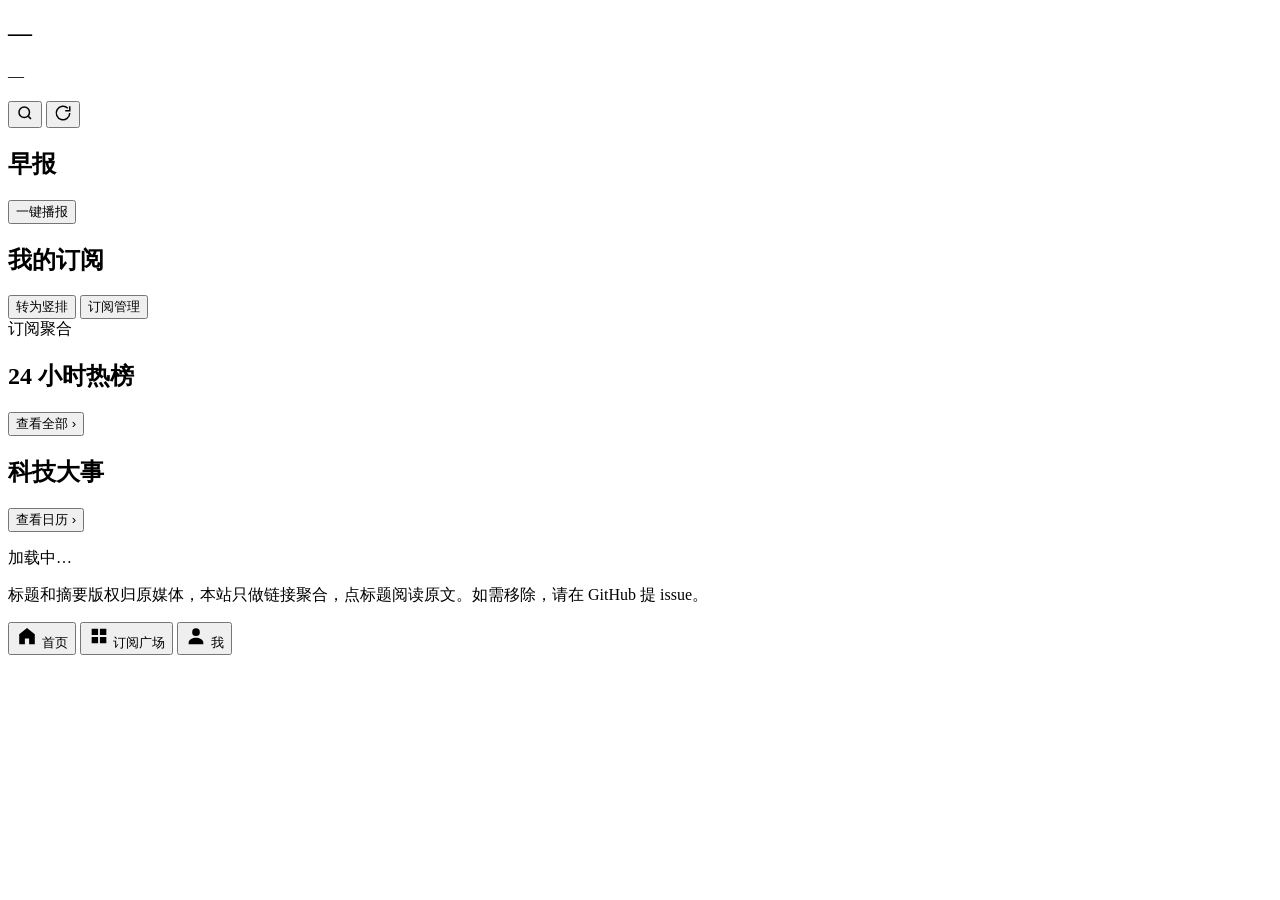
<file: src/template.html>
<!DOCTYPE html>
<html lang="zh-CN">
<head>
<meta charset="UTF-8" />
<meta name="viewport" content="width=device-width, initial-scale=1, viewport-fit=cover, maximum-scale=1" />
<meta name="theme-color" id="metaTheme" content="#000000" />
<meta name="color-scheme" content="dark light" />
<meta name="apple-mobile-web-app-capable" content="yes" />
<title>PulseBrief · 脉搏简报</title>
<meta name="description" content="公开热榜与 RSS 标题聚合，点标题跳转原文。" />
<style>
/*__STYLE__*/
</style>
<script>
/* 主题：页面绘制前先定深浅色，避免闪一下 */
(function () {
  var mode = "auto";
  try { mode = localStorage.getItem("pulse_theme") || "auto"; } catch (e) {}
  var t = mode;
  if (mode !== "light" && mode !== "dark") {
    var h = Number(new Intl.DateTimeFormat("en-GB", { timeZone: "Asia/Shanghai", hour: "2-digit", hourCycle: "h23" }).format(new Date()));
    t = h >= 7 && h < 19 ? "light" : "dark";
  }
  document.documentElement.setAttribute("data-theme", t);
  var m = document.getElementById("metaTheme");
  if (m) m.setAttribute("content", t === "light" ? "#f2f2f7" : "#000000");
})();
</script>

</head>
<body>
<div class="app" id="app">
    <section class="page active" id="page-home" data-page="home">
      <header class="home-header">
        <div class="date-block">
          <h1 class="date-big" id="dateBig">—</h1>
          <p class="date-sub" id="dateSub">—</p>
        </div>
        <div class="header-actions">
          <button type="button" class="icon-btn" id="btnSearch" aria-label="搜索" title="搜索">
            <svg viewBox="0 0 24 24" width="18" height="18" fill="none" stroke="currentColor" stroke-width="2"><circle cx="11" cy="11" r="7"/><path d="M20 20l-3.5-3.5"/></svg>
          </button>
          <button type="button" class="icon-btn" id="btnRefresh" aria-label="刷新" title="刷新">
            <svg viewBox="0 0 24 24" width="18" height="18" fill="none" stroke="currentColor" stroke-width="2"><path d="M21 12a9 9 0 1 1-2.6-6.4"/><path d="M21 3v6h-6"/></svg>
          </button>
        </div>
      </header>

      <div class="scroll" id="homeScroll">
        <article class="card morning-card">
          <div class="card-head">
            <h2>早报</h2>
            <button type="button" class="pill-play" id="btnBroadcast">
              <span class="play-dot" aria-hidden="true"></span>一键播报
            </button>
          </div>
          <ol class="num-list" id="morningList"></ol>
        </article>

        <div class="section-head">
          <h2>我的订阅</h2>
          <div class="section-links">
            <button type="button" class="text-link" id="btnLayout">转为竖排</button>
            <button type="button" class="text-link" id="btnManage">订阅管理</button>
          </div>
        </div>
        <div id="mineCards" class="mine-cards horizontal"></div>

        <div class="agg-label">订阅聚合</div>
        <article class="card timeline-card">
          <div class="card-head">
            <h2>24 小时热榜</h2>
            <button type="button" class="pill-more" id="btnTimelineAll">查看全部 <span>›</span></button>
          </div>
          <ul class="timeline" id="hotTimeline"></ul>
        </article>

        <article class="card timeline-card tech-card">
          <div class="card-head">
            <h2>科技大事</h2>
            <button type="button" class="pill-more" id="btnTechCal">查看日历 <span>›</span></button>
          </div>
          <ul class="timeline tech-timeline" id="techTimeline"></ul>
        </article>

        <p class="foot-hint" id="updatedHint">加载中…</p>
        <p class="foot-hint copyright-note">标题和摘要版权归原媒体，本站只做链接聚合，点标题阅读原文。如需移除，请在 GitHub 提 issue。</p>
        <div class="bottom-spacer"></div>
      </div>
    </section>

    <section class="page" id="page-plaza" data-page="plaza" hidden>
      <header class="plaza-header">
        <h1>订阅广场</h1>
      </header>
      <div class="chips" id="catChips" role="tablist"></div>
      <div class="scroll plaza-scroll">
        <ul class="plaza-list" id="plazaList"></ul>
        <div class="bottom-spacer"></div>
      </div>
    </section>

    <section class="page" id="page-me" data-page="me" hidden>
      <header class="me-header">
        <div class="avatar">脉</div>
        <div>
          <h1>PulseBrief</h1>
          <p class="me-sub" id="meSub">本地简报 · 无需登录</p>
        </div>
      </header>
      <ul class="me-menu">
        <li class="me-theme">
          <span>外观</span>
          <span class="seg" id="themeSeg" role="radiogroup" aria-label="外观">
            <button type="button" data-theme-mode="auto">自动</button>
            <button type="button" data-theme-mode="light">浅色</button>
            <button type="button" data-theme-mode="dark">深色</button>
          </span>
        </li>
        <li><button type="button" class="me-row" data-me="subs"><span>我的订阅</span><b id="meSubCount">0</b></button></li>
        <li><button type="button" class="me-row" data-me="history"><span>阅读历史</span><span class="chev">›</span></button></li>
        <li><button type="button" class="me-row" data-me="fav"><span>收藏</span><span class="chev">›</span></button></li>
        <li><button type="button" class="me-row" data-me="settings"><span>设置</span><span class="chev">›</span></button></li>
        <li><button type="button" class="me-row" data-me="about"><span>关于</span><span class="chev">›</span></button></li>
      </ul>
      <p class="me-theme-tip" id="themeTip">自动：北京时间 7:00–19:00 浅色，其余时间深色</p>
      <p class="foot-hint">只显示标题和简短摘要，点标题跳转原文。标题和摘要版权归原媒体，本站只做链接聚合，如需移除请在 GitHub 提 issue。</p>
    </section>
  </div>

  <nav class="tabbar" id="tabbar">
    <button type="button" class="tab active" data-nav="home">
      <svg viewBox="0 0 24 24" width="22" height="22" fill="currentColor"><path d="M12 3.2 3.5 10.2V21h6.2v-6.2h4.6V21h6.2V10.2L12 3.2z"/></svg>
      <span>首页</span>
    </button>
    <button type="button" class="tab" data-nav="plaza">
      <svg viewBox="0 0 24 24" width="22" height="22" fill="currentColor"><path d="M4 4h7v7H4V4zm9 0h7v7h-7V4zM4 13h7v7H4v-7zm9 0h7v7h-7v-7z"/></svg>
      <span>订阅广场</span>
    </button>
    <button type="button" class="tab" data-nav="me">
      <svg viewBox="0 0 24 24" width="22" height="22" fill="currentColor"><path d="M12 12a4.2 4.2 0 1 0 0-8.4 4.2 4.2 0 0 0 0 8.4zm0 1.8c-3.6 0-8 1.8-8 5.4V21h16v-1.8c0-3.6-4.4-5.4-8-5.4z"/></svg>
      <span>我</span>
    </button>
  </nav>

  <div class="reader" id="sheet" hidden>
    <header class="reader-top">
      <button type="button" class="reader-back" id="sheetDismiss" aria-label="返回">← 返回</button>
      <span class="reader-top-title">详情</span>
      <span class="reader-top-spacer"></span>
    </header>
    <div class="reader-scroll" id="readerScroll">
      <div class="sheet-meta">
        <span class="chip-src" id="sheetSource"></span>
        <span class="chip-hot" id="sheetHot"></span>
      </div>
      <h2 id="sheetTitle"></h2>
      <div class="sheet-tags" id="sheetTags"></div>
      <article class="reader-body" id="readerBody"></article>
      <p class="reader-ext" id="sheetLinkWrap" hidden>
        <a class="reader-ext-link" id="sheetLink" href="#" target="_blank" rel="noopener noreferrer">阅读原文</a>
      </p>
    </div>
  </div>

  <div class="sheet" id="sourceSheet" hidden>
    <div class="sheet-backdrop" id="sourceBackdrop"></div>
    <div class="sheet-panel tall" role="dialog" aria-modal="true">
      <div class="sheet-grab"></div>
      <div class="card-head sticky">
        <h2 id="sourceSheetTitle">全部</h2>
        <button type="button" class="pill-more" id="sourceSheetClose">关闭</button>
      </div>
      <ol class="num-list" id="sourceSheetList"></ol>
    </div>
  </div>
<script>
/*__DATA__*/
</script>
<script>
/*__APP__*/
</script>
</body>
</html>
</file>
